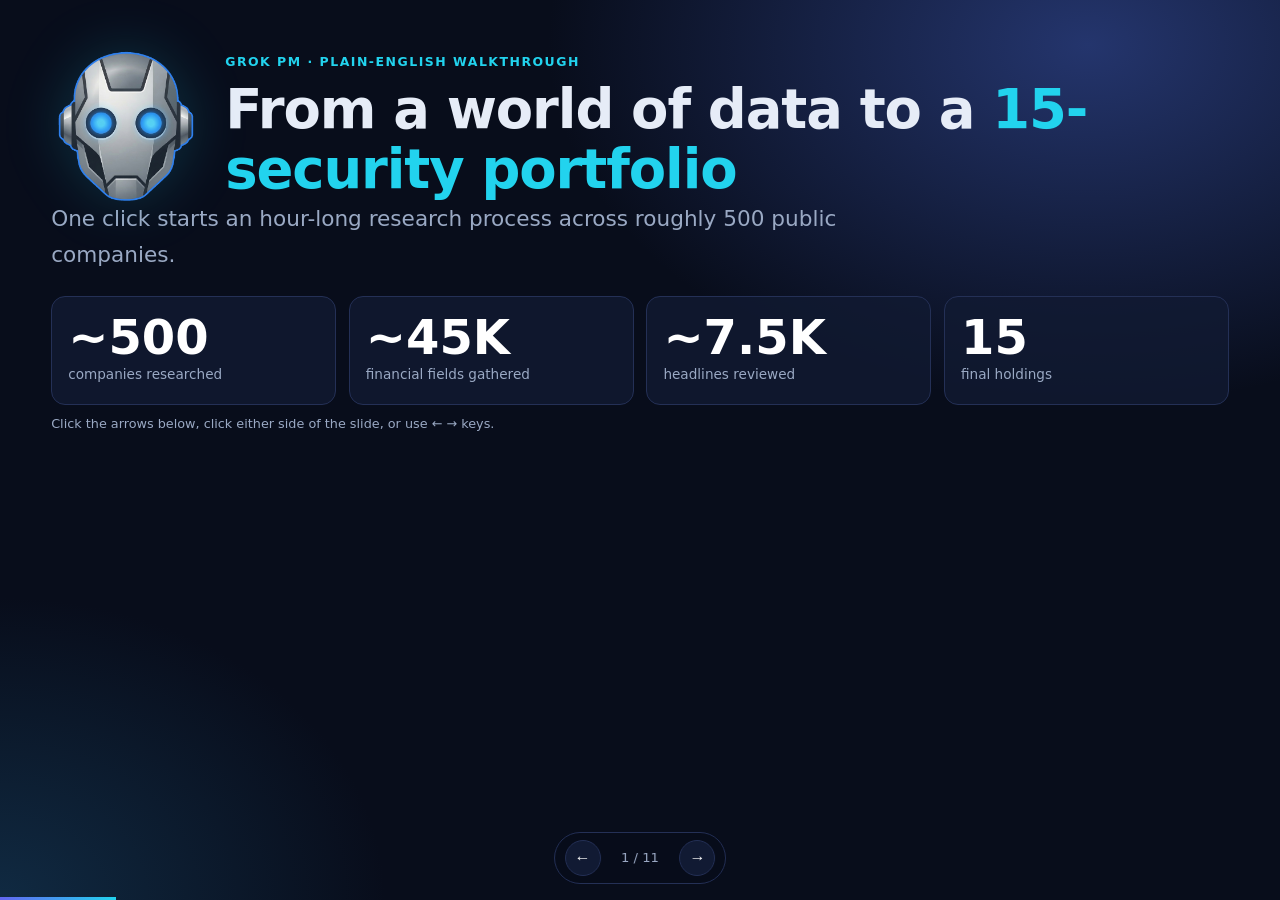
<file: static/explainer.html>
<!DOCTYPE html>
<html lang="en">
<head>
<meta charset="UTF-8" />
<meta name="viewport" content="width=device-width, initial-scale=1.0" />
<title>Grok PM — A Plain-English Walkthrough</title>
<link rel="icon" href="favicon.ico?v=2" type="image/x-icon" sizes="any" />
<style>
  :root{
    --bg:#0b1020; --surface:#111a33; --surface2:#172244;
    --text:#e6ecf7; --muted:#9aa9c4; --accent:#6366f1; --accent2:#22d3ee;
    --green:#34d399; --amber:#fbbf24; --rose:#fb7185; --border:#243056;
    --code-bg:#0a0f1f;
  }
  *{box-sizing:border-box;margin:0;padding:0}
  html{scroll-behavior:smooth}
  body{
    font-family:"Segoe UI",system-ui,-apple-system,"Helvetica Neue",Arial,sans-serif;
    background:radial-gradient(1200px 800px at 80% -10%,#1b2550 0%,transparent 60%),
               radial-gradient(900px 700px at -10% 20%,#10203a 0%,transparent 55%),
               var(--bg);
    color:var(--text); line-height:1.65;
  }
  .deck{max-width:1180px;margin:0 auto;padding:2.5rem 1.5rem 6rem}
  section{padding:2.5rem 0; border-bottom:1px solid var(--border)}
  section:last-of-type{border-bottom:none}
  h1{font-size:clamp(2.2rem,5vw,3.4rem);font-weight:800;letter-spacing:-0.02em;line-height:1.1}
  h2{font-size:clamp(1.6rem,3vw,2.2rem);font-weight:700;margin-bottom:.4rem;letter-spacing:-0.01em}
  h3{font-size:1.15rem;color:#cdd9f0;margin:1.2rem 0 .5rem}
  p{color:#cdd9f0}
  .lead{font-size:1.15rem;color:var(--muted);max-width:760px}
  .muted{color:var(--muted)}
  .accent{color:var(--accent2)}
  .green{color:var(--green)} .amber{color:var(--amber)} .rose{color:var(--rose)}
  code{background:var(--code-bg);border:1px solid var(--border);padding:.1rem .4rem;border-radius:5px;font-family:ui-monospace,Consolas,monospace;font-size:.85em;color:var(--accent2)}
  a{color:var(--accent2);text-decoration:none} a:hover{text-decoration:underline}

  .hero{padding:3.5rem 0 2rem;border-bottom:1px solid var(--border)}
  .hero-brand{display:flex;align-items:center;gap:1.25rem;margin-bottom:1.25rem}
  .hero-logo{border-radius:18px;border:1px solid var(--border);background:#0e1733;flex:0 0 auto;width:84px;height:84px}
  .hero-brand .pill{margin-bottom:0}
  @media(max-width:560px){.hero-brand{flex-direction:column;align-items:flex-start;gap:.75rem}.hero-logo{width:64px;height:64px}}
  .pill{display:inline-block;background:linear-gradient(90deg,#1e2a55,#24366d);color:var(--accent2);padding:.35rem .85rem;border-radius:999px;font-size:.8rem;letter-spacing:.04em;text-transform:uppercase;margin-bottom:1rem;border:1px solid var(--border)}
  .hero-grid{display:grid;grid-template-columns:1.4fr 1fr;gap:2rem;align-items:center;margin-top:1.5rem}
  @media(max-width:860px){.hero-grid{grid-template-columns:1fr}}
  .hero-stats{display:grid;grid-template-columns:repeat(2,1fr);gap:.75rem}
  .stat{background:var(--surface);border:1px solid var(--border);border-radius:14px;padding:1rem 1.1rem}
  .stat .num{font-size:1.8rem;font-weight:800;color:#fff;line-height:1}
  .stat .lbl{color:var(--muted);font-size:.85rem;margin-top:.25rem}

  nav.toc{display:flex;flex-wrap:wrap;gap:.5rem;margin:1.5rem 0 0}
  nav.toc a{color:var(--accent2);border:1px solid var(--border);background:var(--surface);padding:.4rem .9rem;border-radius:8px;font-size:.9rem}
  nav.toc a:hover{background:var(--surface2);text-decoration:none}

  .grid{display:grid;gap:1rem;margin:1.25rem 0}
  .g2{grid-template-columns:repeat(2,1fr)}
  .g3{grid-template-columns:repeat(3,1fr)}
  .g4{grid-template-columns:repeat(4,1fr)}
  @media(max-width:860px){.g2,.g3,.g4{grid-template-columns:1fr}}
  .card{background:var(--surface);border:1px solid var(--border);border-radius:14px;padding:1.2rem 1.25rem}
  .card h3{margin-top:0}
  .card .big{font-size:2rem;font-weight:800;color:#fff;line-height:1}
  .card .sub{color:var(--muted);font-size:.9rem;margin-top:.3rem}
  .card.accent{border-color:var(--accent)} .card.green{border-color:var(--green)}
  .card.amber{border-color:var(--amber)} .card.rose{border-color:var(--rose)}

  .steps{display:grid;grid-template-columns:repeat(5,1fr);gap:.6rem;margin:1.5rem 0}
  @media(max-width:980px){.steps{grid-template-columns:repeat(2,1fr)}}
  @media(max-width:560px){.steps{grid-template-columns:1fr}}
  .step{background:linear-gradient(180deg,#16224a,#101a3a);border:1px solid var(--border);border-radius:12px;padding:1rem;position:relative;overflow:hidden}
  .step .n{position:absolute;top:.5rem;right:.75rem;font-size:2.4rem;font-weight:800;color:#1c2a55;letter-spacing:-.04em}
  .step .t{font-weight:700;color:#fff;font-size:1rem}
  .step .d{color:var(--muted);font-size:.82rem;margin-top:.25rem}

  .flow{background:var(--code-bg);border:1px solid var(--border);border-radius:14px;padding:1.5rem;overflow-x:auto;font-family:ui-monospace,Consolas,monospace;font-size:.8rem;line-height:1.55;color:#9fb2d6;white-space:pre}
  .flow .hl{color:var(--accent2)} .flow .ok{color:var(--green)} .flow .warn{color:var(--amber)}

  .bignum{display:grid;grid-template-columns:repeat(4,1fr);gap:1rem;margin:1.5rem 0}
  @media(max-width:860px){.bignum{grid-template-columns:repeat(2,1fr)}}
  .bignum .b{background:var(--surface);border:1px solid var(--border);border-radius:14px;padding:1.4rem;text-align:center}
  .bignum .b .v{font-size:2.6rem;font-weight:800;color:#fff;line-height:1}
  .bignum .b .l{color:var(--muted);font-size:.85rem;margin-top:.4rem}

  .bar{height:14px;background:#0a1226;border:1px solid var(--border);border-radius:999px;overflow:hidden;margin:.4rem 0 1rem}
  .bar > i{display:block;height:100%;width:0;background:linear-gradient(90deg,var(--accent),var(--accent2));border-radius:999px;transition:width 1.6s cubic-bezier(.2,.7,.2,1)}
  .bar.green > i{background:linear-gradient(90deg,#0e7a4f,var(--green))}
  .bar.amber > i{background:linear-gradient(90deg,#a96a13,var(--amber))}
  .bar.rose > i{background:linear-gradient(90deg,#9d2a44,var(--rose))}

  .analogy{background:linear-gradient(135deg,#15224d,#0e1733);border:1px solid var(--accent);border-radius:16px;padding:1.6rem;margin:1.25rem 0}
  .analogy .tag{display:inline-block;color:#0b1020;background:var(--accent2);font-weight:700;font-size:.7rem;letter-spacing:.08em;text-transform:uppercase;padding:.2rem .6rem;border-radius:999px;margin-bottom:.6rem}

  table{width:100%;border-collapse:collapse;margin:1rem 0;font-size:.92rem}
  th,td{border:1px solid var(--border);padding:.6rem .75rem;text-align:left}
  th{background:var(--surface2);color:#fff} td{color:#cdd9f0}
  tr:nth-child(even) td{background:#0e1733}

  dl.gloss{display:grid;grid-template-columns:220px 1fr;gap:.6rem 1rem;margin:1rem 0}
  @media(max-width:720px){dl.gloss{grid-template-columns:1fr}}
  dl.gloss dt{color:#fff;font-weight:600} dl.gloss dd{color:var(--muted)}

  .callout{border-left:4px solid var(--accent2);background:#0e1830;padding:1rem 1.2rem;border-radius:0 12px 12px 0;margin:1.2rem 0}
  .callout.warn{border-left-color:var(--amber)} .callout.bad{border-left-color:var(--rose)}

  .port-preview{border:1px solid var(--border);border-radius:14px;overflow:hidden;margin:1.25rem 0}
  .port-preview table{margin:0;border:none}
  .port-preview th{background:#172244}
  .port-preview td,.port-preview th{border:none;border-bottom:1px solid var(--border)}
  .port-preview tr:last-child td{border-bottom:none}
  .wbar{display:inline-block;height:8px;background:linear-gradient(90deg,var(--accent),var(--accent2));border-radius:999px;vertical-align:middle;margin-right:.4rem}

  footer{text-align:center;color:var(--muted);font-size:.85rem;padding:2.5rem 0 0;border-top:1px solid var(--border);margin-top:2rem}

  @media print{ body{background:#fff;color:#000} .bar > i{transition:none} section{break-inside:avoid} }
</style>
<link rel="stylesheet" href="explainer-slides.css" />
</head>
<body>
<div class="deck">

  <!-- ===================== HERO ===================== -->
  <header class="hero">
    <div class="hero-brand">
      <img class="hero-logo" src="grok-logo.png" alt="Grok PM logo" width="84" height="84" />
      <div>
        <span class="pill">Plain-English walkthrough</span>
        <h1>How Grok PM builds a <span class="accent">15-investment portfolio</span> from scratch</h1>
      </div>
    </div>
    <p class="lead">No coding, no AI jargon required. This page walks through everything the app does in a single month &mdash; the data it gathers, the conversations it has with the AI, the time it takes, and what it costs &mdash; to produce one short portfolio table you could act on in a few minutes.</p>

    <div class="hero-grid">
      <div>
        <div class="hero-stats">
          <div class="stat"><div class="num" data-count="505">0</div><div class="lbl">AI conversations per full run</div></div>
          <div class="stat"><div class="num" data-count="75" data-suffix=" min">0</div><div class="lbl">Typical wall-clock time</div></div>
          <div class="stat"><div class="num" data-prefix="$" data-count="3" data-suffix="+">0</div><div class="lbl">Cost in AI usage</div></div>
          <div class="stat"><div class="num" data-count="500">0</div><div class="lbl">Companies analyzed</div></div>
        </div>
      </div>
      <div class="card accent">
        <h3 style="margin-top:0">The end product</h3>
        <p class="muted" style="margin:.5rem 0">A 15-row table, one per holding, with how much to put in each and why:</p>
        <div class="port-preview">
          <table>
            <thead><tr><th>Weight</th><th>Holding</th><th>Type</th><th>Why it's here</th></tr></thead>
            <tbody>
              <tr><td><span class="wbar" style="width:48px"></span>8%</td><td>TJX</td><td>Stock</td><td>Off-price retail resilience</td></tr>
              <tr><td><span class="wbar" style="width:42px"></span>7%</td><td>XLV</td><td>ETF</td><td>Defensive healthcare</td></tr>
              <tr><td><span class="wbar" style="width:42px"></span>7%</td><td>LLY</td><td>Stock</td><td>GLP-1 momentum</td></tr>
              <tr><td><span class="wbar" style="width:36px"></span>6%</td><td>AEP</td><td>Stock</td><td>Data-center power demand</td></tr>
              <tr><td colspan="4" class="muted" style="text-align:center">&hellip; 11 more rows &hellip;</td></tr>
            </tbody>
          </table>
        </div>
        <p class="muted" style="font-size:.85rem;margin-top:.5rem">Real sample from run 2026-07-07. Weights sum to 100%.</p>
      </div>
    </div>

    <nav class="toc">
      <a href="#what">What is this?</a>
      <a href="#jargon">The 3 words you need</a>
      <a href="#steps">The 5 steps</a>
      <a href="#data">The data flood</a>
      <a href="#ai">The AI's job</a>
      <a href="#cost">Time &amp; cost</a>
      <a href="#output">What you actually get</a>
      <a href="#glossary">Glossary</a>
    </nav>
  </header>

  <!-- ===================== WHAT ===================== -->
  <section id="what">
    <h2>What is Grok PM?</h2>
    <p class="lead">A small program you run on your own computer. Once a month you click a button, walk away, and roughly an hour later you have a researched 15-investment portfolio for the coming month &mdash; the kind of work a human analyst team might take days to produce.</p>
    <div class="grid g3">
      <div class="card"><h3>It is not</h3><p class="muted">A trading bot. It does not buy or sell anything, does not connect to a brokerage, and does not touch your money. It only produces research and a suggested allocation.</p></div>
      <div class="card"><h3>It is</h3><p class="muted">An automated research assistant. It gathers public data, asks an AI (Grok, from xAI) to read and reason over that data hundreds of times, and assembles the answers into one portfolio.</p></div>
      <div class="card"><h3>Why "monthly"</h3><p class="muted">The output is a portfolio you would hold for one month, then re-run and rebalance. Markets move fast enough that a fresh read each month beats a stale annual plan.</p></div>
    </div>
    <div class="callout">Think of it as <strong>one analyst, working for about an hour, who reads ~500 company dossiers and the whole macro backdrop</strong> &mdash; then writes you a one-page recommendation. The difference is that the "reading" is done by an AI model, and the app handles the legwork of gathering every dossier.</div>
  </section>

  <!-- ===================== JARGON ===================== -->
  <section id="jargon">
    <h2>The three words you actually need</h2>
    <p class="lead">You do not need to know what a "token" or a "prompt" is to follow this. But three words make the rest easier:</p>
    <div class="grid g3">
      <div class="card accent">
        <h3>1. API <span class="muted" style="font-weight:400">(&ldquo;ay-pee-eye&rdquo;)</span></h3>
        <p class="muted">A door a service leaves open so programs can talk to it. The app uses three doors: one to <strong>Stock News</strong> (news headlines), one to <strong>Wikipedia</strong> (current events), and one to <strong>Grok</strong> (the AI). Each "knock" on a door is one request.</p>
      </div>
      <div class="card accent">
        <h3>2. Prompt</h3>
        <p class="muted">A written instruction handed to the AI. The app has a few reusable instruction templates. Each time it fills one in with real data and hands the finished text to Grok. Grok reads it and writes a reply.</p>
      </div>
      <div class="card accent">
        <h3>3. Token</h3>
        <p class="muted">Roughly a fragment of a word. The AI bills by the fragment &mdash; a few cents per thousand fragments. A long company dossier is a few thousand fragments; a short reply is a few hundred. The app tracks the running bill as it goes.</p>
      </div>
    </div>
    <div class="analogy">
      <span class="tag">Analogy</span>
      <p>Imagine a chef who can only cook from a written order slip. You write <em>"here are 90 ingredients and 15 news clippings about this company &mdash; score it 1&ndash;100 and explain"</em>. The chef reads the slip, cooks up a one-page report, and sends it back. You do this 500 times with 500 different slips, then one final big slip: <em>"here are my best 35 companies and the macro outlook &mdash; build me a 15-item menu."</em> That is the whole app.</p>
    </div>
  </section>

  <!-- ===================== STEPS ===================== -->
  <section id="steps">
    <h2>The five steps, end to end</h2>
    <p class="lead">Every full run follows this exact path. Steps 1 and 2 happen once; step 3 repeats ~500 times in parallel; steps 4 and 5 happen once at the end.</p>

    <div class="steps">
      <div class="step"><span class="n">1</span><div class="t">Gather macro news</div><div class="d">Pull a week of market news + Wikipedia context</div></div>
      <div class="step"><span class="n">2</span><div class="t">Write the macro report</div><div class="d">Grok reads the news and forecasts the next 3 months</div></div>
      <div class="step"><span class="n">3</span><div class="t">Score every company</div><div class="d">~500 Grok calls, one per S&amp;P 500 firm</div></div>
      <div class="step"><span class="n">4</span><div class="t">Pick the finalists</div><div class="d">Local sort &mdash; no AI &mdash; top 30 + diversified ~35</div></div>
      <div class="step"><span class="n">5</span><div class="t">Build the portfolio</div><div class="d">One final Grok call turns finalists into 15 holdings</div></div>
    </div>

    <h3>Step 1 &mdash; Gather the macro news (seconds)</h3>
    <div class="grid g3">
      <div class="card"><div class="big">25</div><div class="sub">market news articles pulled from Stock News API (1 request)</div></div>
      <div class="card"><div class="big">~3</div><div class="sub">Wikipedia pages read (2026, 2025 &amp; 2026 in the United States)</div></div>
      <div class="card"><div class="big">0</div><div class="sub">AI calls yet &mdash; this step is pure data fetching</div></div>
    </div>
    <p class="muted">The app stitches these into one big "here is what is happening in the world" text block and saves it.</p>

    <h3>Step 2 &mdash; Write the macro report (1 AI call, ~1&ndash;2 min)</h3>
    <p>The app hands that text block to Grok and asks for a three-month US economic timeline plus a forecast table (interest rates, inflation, tariffs, jobs). Grok is also allowed to <strong>search the live web and X</strong> while it writes, so the report is not just a summary of the news &mdash; it can pull in fresh events.</p>
    <div class="callout">This single report is saved and <strong>reused by every later step</strong>. It is the shared "macro backdrop" the AI keeps in mind when scoring and allocating.</div>

    <h3>Step 3 &mdash; Score every S&amp;P 500 company (~500 AI calls, most of the run)</h3>
    <p>This is the bulk of the work. For each of roughly 500 companies, the app:</p>
    <div class="flow">For each ticker in the S&amp;P 500 (largest market-cap first):
  <span class="hl">1.</span> Yahoo Finance  &rarr;  ~90 financial fields (price, P/E, margins, debt, cash, growth&hellip;)
  <span class="hl">2.</span> Stock News API &rarr;  ~15 recent headlines for that company (1 request)
  <span class="hl">3.</span> Build a single instruction slip:
       &ldquo;Here is the financials and news for X. Score it 1&ndash;100
        on stand-alone quality. Do NOT factor in the macro economy.&rdquo;
  <span class="hl">4.</span> Grok reads it and writes a short report + a score
  <span class="ok">5.</span> Save the report + score to disk (checkpoint)
       &mdash; if the run crashes here, this company is skipped on resume.</div>
    <div class="grid g4">
      <div class="card"><div class="big">~500</div><div class="sub">AI calls</div></div>
      <div class="card"><div class="big">8</div><div class="sub">at a time (concurrency)</div></div>
      <div class="card"><div class="big">~90</div><div class="sub">financial fields per company</div></div>
      <div class="card"><div class="big">~15</div><div class="sub">news headlines per company</div></div>
    </div>
    <div class="callout warn"><strong>Why no macro in the score?</strong> The app wants each score to reflect the <em>company itself</em> &mdash; its financials, valuation, momentum, news &mdash; not whether the AI thinks a recession is coming. The macro view is applied later, once, at allocation. This keeps the ranking from being biased by one forecast.</div>

    <h3>Step 4 &mdash; Pick the finalists (no AI, instant)</h3>
    <p>The app sorts all scored companies by score, highest first. From that ranked list it builds two buckets:</p>
    <div class="grid g2">
      <div class="card green"><h3 style="margin-top:0">Top 30</h3><p class="muted">The 30 highest-scoring firms. Saved for display in the dashboard's firm-scores table.</p></div>
      <div class="card green"><h3 style="margin-top:0">Allocation candidates (~35)</h3><p class="muted">A slightly wider, sector-diversified set &mdash; seeded with the best names under a per-sector cap of 5, then filled in so no single industry dominates. This is what Grok actually picks stocks from.</p></div>
    </div>
    <p class="muted">In <strong>compliance mode</strong> (optional), this step changes: only stocks above a market-cap floor (default $200B) are eligible, and the candidate list is a closed top-N. ETFs are still allowed but must be plain long-only funds &mdash; no inverse, leveraged, or volatility products.</p>

    <h3>Step 5 &mdash; Build the portfolio (1 AI call, ~1&ndash;2 min)</h3>
    <p>The app hands Grok two things at once: the full macro report from step 2, and the candidate company packets from step 4. Grok writes the final 15-row table with weight, instrument type, thesis, edge, and risk for each holding.</p>
    <div class="callout">In compliance mode, the generated table is then <strong>validated</strong> against the rules. If any holding breaks a rule, the app makes <em>one</em> extra AI call asking Grok to rewrite the table to fix the listed violations.</div>
  </section>

  <!-- ===================== DATA ===================== -->
  <section id="data">
    <h2>The data flood, by the numbers</h2>
    <p class="lead">To make one 15-row portfolio, the app pulls in a surprising amount of raw material. Here is what a full S&amp;P 500 run ingests:</p>

    <div class="bignum">
      <div class="b"><div class="v" data-count="45000">0</div><div class="l">financial data fields<br/>(~90 &times; ~500 firms)</div></div>
      <div class="b"><div class="v" data-count="7500">0</div><div class="l">company news headlines<br/>(~15 &times; ~500 firms)</div></div>
      <div class="b"><div class="v" data-count="25">0</div><div class="l">macro market news articles</div></div>
      <div class="b"><div class="v" data-count="3">0</div><div class="l">Wikipedia pages</div></div>
    </div>

    <h3>Where each piece comes from</h3>
    <table>
      <thead><tr><th>Source</th><th>What it gives us</th><th>How many requests</th><th>Costs money?</th></tr></thead>
      <tbody>
        <tr><td>Stock News API</td><td>Market news + per-company headlines</td><td>1 (macro) + ~500 (one per firm)</td><td>Yes &mdash; per request</td></tr>
        <tr><td>Wikipedia</td><td>Current-events / year pages</td><td>~3 page reads</td><td>No (free)</td></tr>
        <tr><td>Yahoo Finance</td><td>~90 financial fields per company + market caps</td><td>~500 local lookups</td><td>No (free, rate-limited)</td></tr>
        <tr><td>Grok (xAI)</td><td>Macro report, firm scores, portfolio</td><td>1 + ~500 + 1 (and maybe 1 correction)</td><td>Yes &mdash; per token</td></tr>
      </tbody>
    </table>

    <div class="callout warn"><strong>Stock News API is the other bill.</strong> It charges by the <em>request</em>, not by how many articles come back. A full run is roughly <strong>1 + 500 = 501 requests</strong>. Lowering "news articles per ticker" does <em>not</em> save Stock News quota &mdash; only "Max Tickers" (how many companies to score) does.</div>

    <h3>Visualizing the pull</h3>
    <p class="muted">Each bar below fills to show how much of the run that source represents:</p>

    <p class="muted" style="margin-bottom:0">Yahoo Finance &mdash; ~500 company financials</p>
    <div class="bar"><i data-pct="100"></i></div>
    <p class="muted" style="margin-bottom:0">Stock News API &mdash; ~501 requests (1 macro + 500 firms)</p>
    <div class="bar amber"><i data-pct="100"></i></div>
    <p class="muted" style="margin-bottom:0">Grok AI &mdash; ~502 conversations (1 macro + 500 firms + 1 portfolio)</p>
    <div class="bar rose"><i data-pct="100"></i></div>
    <p class="muted" style="margin-bottom:0">Wikipedia &mdash; 3 pages (tiny by comparison)</p>
    <div class="bar green"><i data-pct="2"></i></div>
  </section>

  <!-- ===================== AI ===================== -->
  <section id="ai">
    <h2>What the AI actually does</h2>
    <p class="lead">Grok is asked three different kinds of question in one run. Each has its own instruction template:</p>

    <div class="grid g3">
      <div class="card accent">
        <h3 style="margin-top:0">The macro question</h3>
        <p class="muted">Asked <strong>once</strong>. "Here is a week of news and Wikipedia context &mdash; plus you may search the web &mdash; forecast the next 3 months of US economics."</p>
        <p class="muted" style="margin-top:.5rem"><span class="accent">Output:</span> a multi-section report + a forecast table.</p>
      </div>
      <div class="card accent">
        <h3 style="margin-top:0">The firm question</h3>
        <p class="muted">Asked <strong>~500 times</strong>, once per company. "Here are 90 financial fields and 15 headlines for X &mdash; score it 1&ndash;100 on stand-alone quality. Ignore the macro."</p>
        <p class="muted" style="margin-top:.5rem"><span class="accent">Output:</span> a short report + a number.</p>
      </div>
      <div class="card accent">
        <h3 style="margin-top:0">The portfolio question</h3>
        <p class="muted">Asked <strong>once</strong> at the end. "Here is the macro report and my best ~35 firms &mdash; build a 15-asset portfolio to beat the S&amp;P 500 for the next month."</p>
        <p class="muted" style="margin-top:.5rem"><span class="accent">Output:</span> the 15-row table.</p>
      </div>
    </div>

    <h3>One firm reply, verbatim (shortened)</h3>
    <div class="flow">Investment Report:
Recent news highlights intense pressure on semiconductor equipment stocks&hellip;
Financials reflect trailing revenue at $29.02B, profit margins near 29.3%&hellip;
Valuations show a trailing P/E of 51.59 and forward of 33.34&hellip;
Economic outlook affecting the firm centers on July CPI and FOMC&hellip;
<span class="ok">Score: 52</span></div>
    <p class="muted">The app reads that last line with a simple pattern match. The number drives the ranking; the text is saved and reused at allocation.</p>
  </section>

  <!-- ===================== COST ===================== -->
  <section id="cost">
    <h2>Time &amp; cost &mdash; what a run actually takes</h2>
    <p class="lead">A full S&amp;P 500 run is a noticeable but not extravagant job. Here is the typical envelope from real runs:</p>

    <div class="bignum">
      <div class="b"><div class="v">20&ndash;40</div><div class="l">minutes of wall-clock time<br/>(older sample: ~75 min)</div></div>
      <div class="b"><div class="v" data-prefix="$" data-count="3" data-suffix="+">$0</div><div class="l">AI cost (xAI usage)</div></div>
      <div class="b"><div class="v">~505</div><div class="l">Grok conversations</div></div>
      <div class="b"><div class="v">~501</div><div class="l">Stock News API requests</div></div>
    </div>

    <h3>Where the time goes</h3>
    <p class="muted" style="margin-bottom:0">Step 3 (firm scoring) dominates &mdash; ~500 calls, 8 at a time:</p>
    <div class="bar"><i data-pct="90"></i></div>
    <p class="muted">Steps 1, 2, 4, and 5 combined are a small slice:</p>
    <div class="bar green"><i data-pct="10"></i></div>

    <h3>Where the money goes</h3>
    <p class="muted" style="margin-bottom:0">Grok tokens (the ~500 firm calls are the bulk):</p>
    <div class="bar rose"><i data-pct="95"></i></div>
    <p class="muted" style="margin-bottom:0">Stock News API requests (billed separately, by the request):</p>
    <div class="bar amber"><i data-pct="40"></i></div>

    <div class="grid g2">
      <div class="card amber">
        <h3 style="margin-top:0">Dialing it down</h3>
        <p class="muted">Set <strong>Max Tickers</strong> to, say, 50 and the run becomes ~51 Grok calls + ~51 Stock News requests &mdash; a few minutes and well under a dollar. Good for trying things out.</p>
      </div>
      <div class="card green">
        <h3 style="margin-top:0">Dialing it back up</h3>
        <p class="muted">A full 500-firm run is the real product. It is also resumable &mdash; if your laptop sleeps or the network drops, the next run skips every firm already scored and picks up where it left off.</p>
      </div>
    </div>

    <div class="callout"><strong>Portfolio-only reruns are nearly free.</strong> Once a run has scored firms, you can regenerate just the portfolio with new settings in <em>one</em> Grok call (or two, if compliance correction is needed) &mdash; no re-scoring, no Stock News calls.</div>
  </section>

  <!-- ===================== OUTPUT ===================== -->
  <section id="output">
    <h2>What you actually get back</h2>
    <p class="lead">After all that work, the deliverable is intentionally small &mdash; one table you can read in a minute:</p>

    <div class="port-preview">
      <table>
        <thead><tr><th>Weight</th><th>Instrument</th><th>Type</th><th>Thesis</th><th>Edge</th><th>Risk</th></tr></thead>
        <tbody>
          <tr><td>8%</td><td>TJX</td><td>Stock</td><td>Off-price retail resilience</td><td>Earnings beats, value rotation</td><td>Consumer slowdown</td></tr>
          <tr><td>7%</td><td>ROST</td><td>Stock</td><td>Value apparel demand</td><td>37% EPS growth</td><td>Inventory risk</td></tr>
          <tr><td>8%</td><td>XLU</td><td>ETF</td><td>Regulated utilities + data-center load</td><td>Low-beta defensive</td><td>Rate sensitivity</td></tr>
          <tr><td>6%</td><td>AEP</td><td>Stock</td><td>Data-center power demand</td><td>$78B capex plan</td><td>Regulatory</td></tr>
          <tr><td>7%</td><td>LLY</td><td>Stock</td><td>GLP-1 momentum</td><td>Oral pipeline</td><td>Competition</td></tr>
          <tr><td colspan="6" class="muted" style="text-align:center">&hellip; 10 more rows &mdash; weights sum to 100% &hellip;</td></tr>
        </tbody>
      </table>
    </div>

    <h3>Everything is saved</h3>
    <div class="grid g3">
      <div class="card"><h3 style="margin-top:0">The portfolio</h3><p class="muted">The 15-row table plus Grok's construction rationale.</p></div>
      <div class="card"><h3 style="margin-top:0">The macro report</h3><p class="muted">The full 3-month economic forecast used as the backdrop.</p></div>
      <div class="card"><h3 style="margin-top:0">Every firm report</h3><p class="muted">All ~500 company reports with scores &mdash; browsable in the Firm Scores table.</p></div>
    </div>
    <p class="muted">Each run is written to <code>runs/YYYY-MM/YYYY-MM-DD_HHMMSS/run.json</code> on your machine. The dashboard can load any past run, export the portfolio to a CSV, or print a PDF report. You can also star favorite runs to pin them to the top of the history list.</p>

    <div class="analogy">
      <span class="tag">The whole thing in one breath</span>
      <p>The app reads the world's news and an encyclopedia, writes a 3-month economic forecast, then reads ~90 financial numbers and ~15 headlines for each of ~500 companies, asks the AI to grade each one, picks the best ~35, and asks the AI one more time to fold all of that into a 15-row portfolio you can hold for a month. Roughly an hour, a few dollars, ~500 AI conversations, ~45,000 data points.</p>
    </div>
  </section>

  <!-- ===================== GLOSSARY ===================== -->
  <section id="glossary">
    <h2>Glossary &mdash; if you want the words</h2>
    <dl class="gloss">
      <dt>API</dt><dd>A door a service leaves open so programs can talk to it. "Calling an API" = knocking on that door with a request.</dd>
      <dt>Prompt</dt><dd>The written instruction handed to an AI, with real data filled in. The app has a few reusable templates.</dd>
      <dt>Token</dt><dd>A fragment of a word. AI models bill by the fragment &mdash; a few cents per thousand.</dd>
      <dt>Grok</dt><dd>The AI model from xAI. The app uses it via xAI directly or via OpenRouter.</dd>
      <dt>S&amp;P 500</dt><dd>The 500 largest US public companies by market value. The app's default universe to score.</dd>
      <dt>Market cap</dt><dd>Total value of a company's shares. Used to sort the universe (largest first) and as the compliance floor.</dd>
      <dt>Concurrency</dt><dd>How many AI calls happen at once. Default 8 &mdash; like 8 cashiers open at once instead of 1.</dd>
      <dt>Checkpoint</dt><dd>A saved snapshot of progress. Lets an interrupted run resume without redoing finished work.</dd>
      <dt>ETF</dt><dd>A fund that holds a basket of stocks or bonds and trades like one share. The portfolio can include these.</dd>
      <dt>Compliance mode</dt><dd>Optional setting that restricts stocks to a large-cap list and ETFs to plain long-only funds.</dd>
      <dt>SSE</dt><dd>Server-Sent Events &mdash; how the dashboard gets live progress updates as the run proceeds.</dd>
      <dt>Rebalance</dt><dd>Adjusting the portfolio back to target weights. This app's output is meant to be held one month, then re-run.</dd>
    </dl>
  </section>

<footer>Grok PM &middot; plain-English walkthrough &middot; open <code>static/explainer.html</code> in any browser</footer>
</div>
<script>
function animateCounts(){
  document.querySelectorAll('[data-count]').forEach(el=>{
    const target=+el.dataset.count, pre=el.dataset.prefix||'', suf=el.dataset.suffix||'';
    let cur=0; const step=target/60;
    const tick=()=>{ cur+=step; if(cur>=target){el.textContent=pre+target+suf;return;} el.textContent=pre+Math.floor(cur)+suf; requestAnimationFrame(tick); };
    tick();
  });
}
function animateBars(){
  document.querySelectorAll('.bar i[data-pct]').forEach(el=>{ el.style.width=el.dataset.pct+'%'; });
}
const io=new IntersectionObserver((ents)=>{
  ents.forEach(e=>{ if(e.isIntersecting){
    if(e.target.dataset.count) animateCounts();
    if(e.target.classList.contains('bar')) animateBars();
    io.unobserve(e.target);
  }});
},{threshold:.3});
window.addEventListener('load',()=>{
  document.querySelectorAll('[data-count]').forEach(el=>io.observe(el));
  document.querySelectorAll('.bar').forEach(el=>io.observe(el));
});
</script>
<script src="explainer-slides.js"></script>
</body>
</html>
</file>
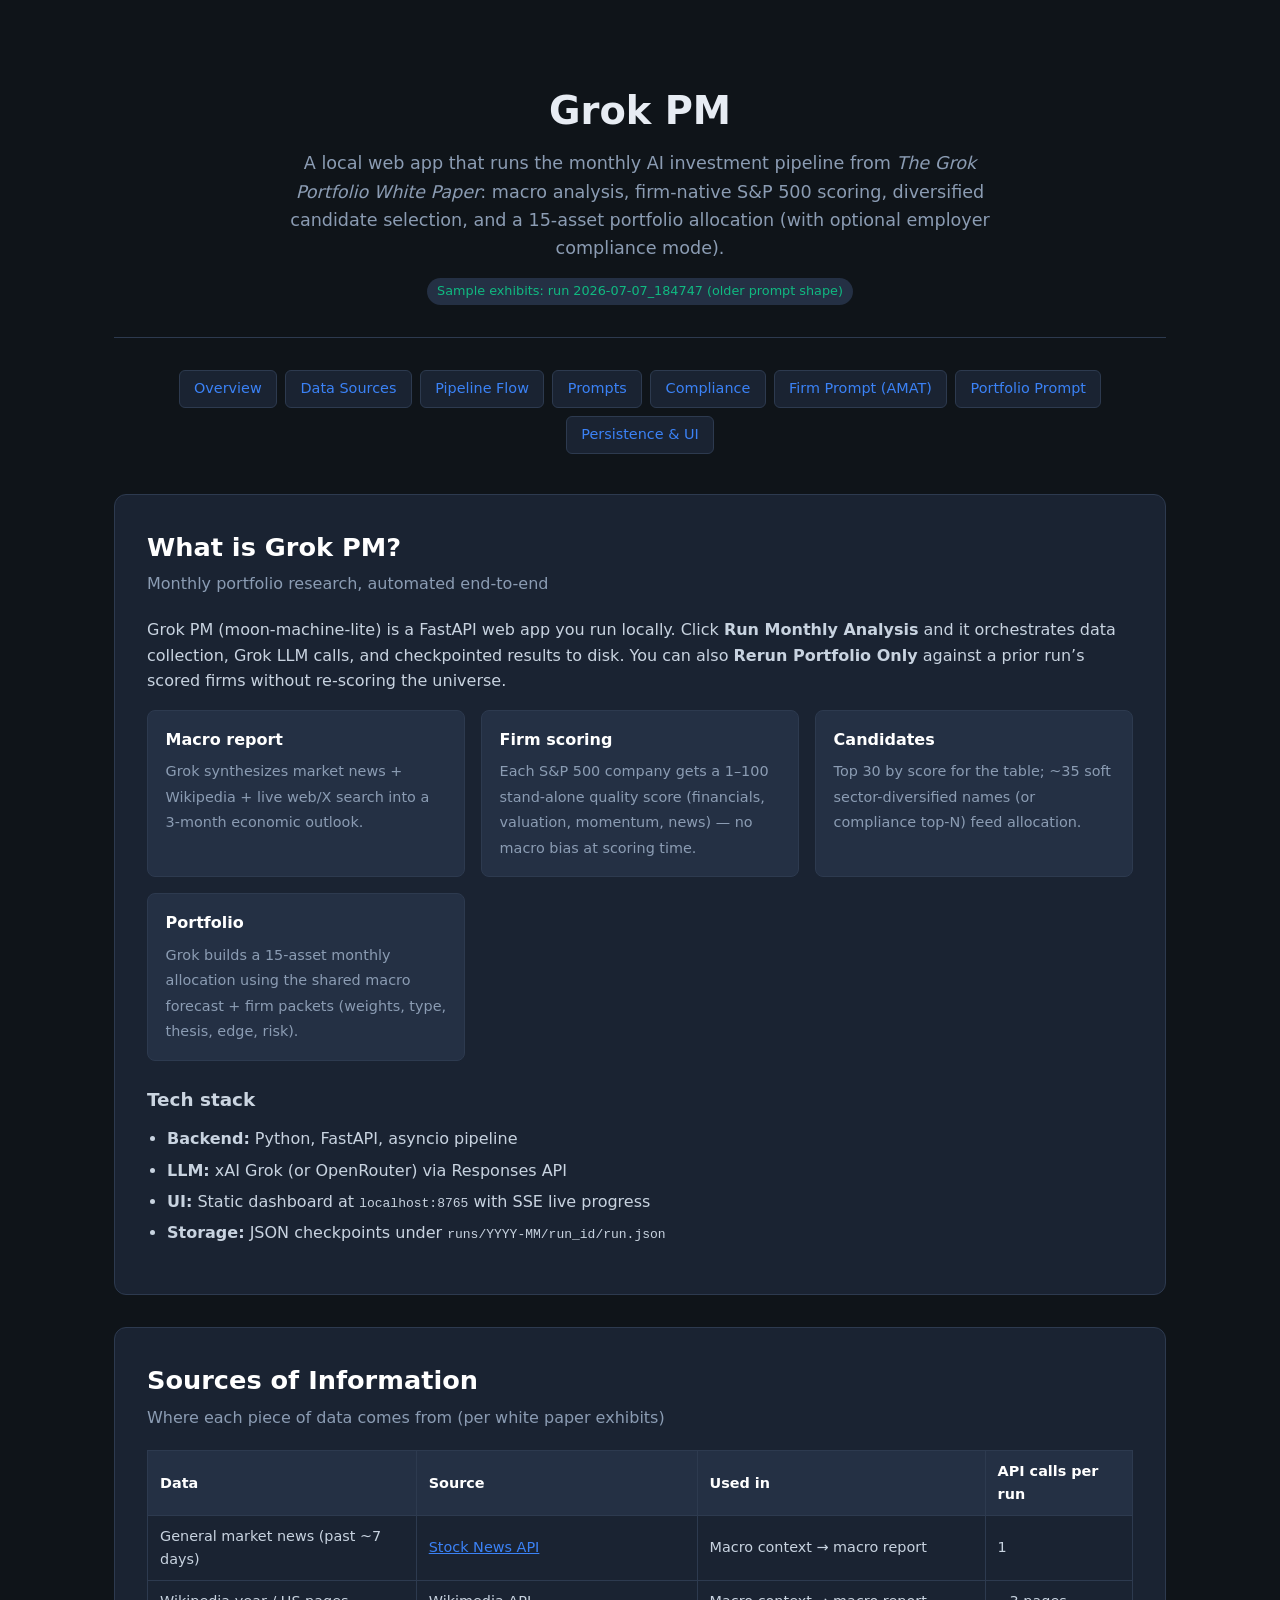
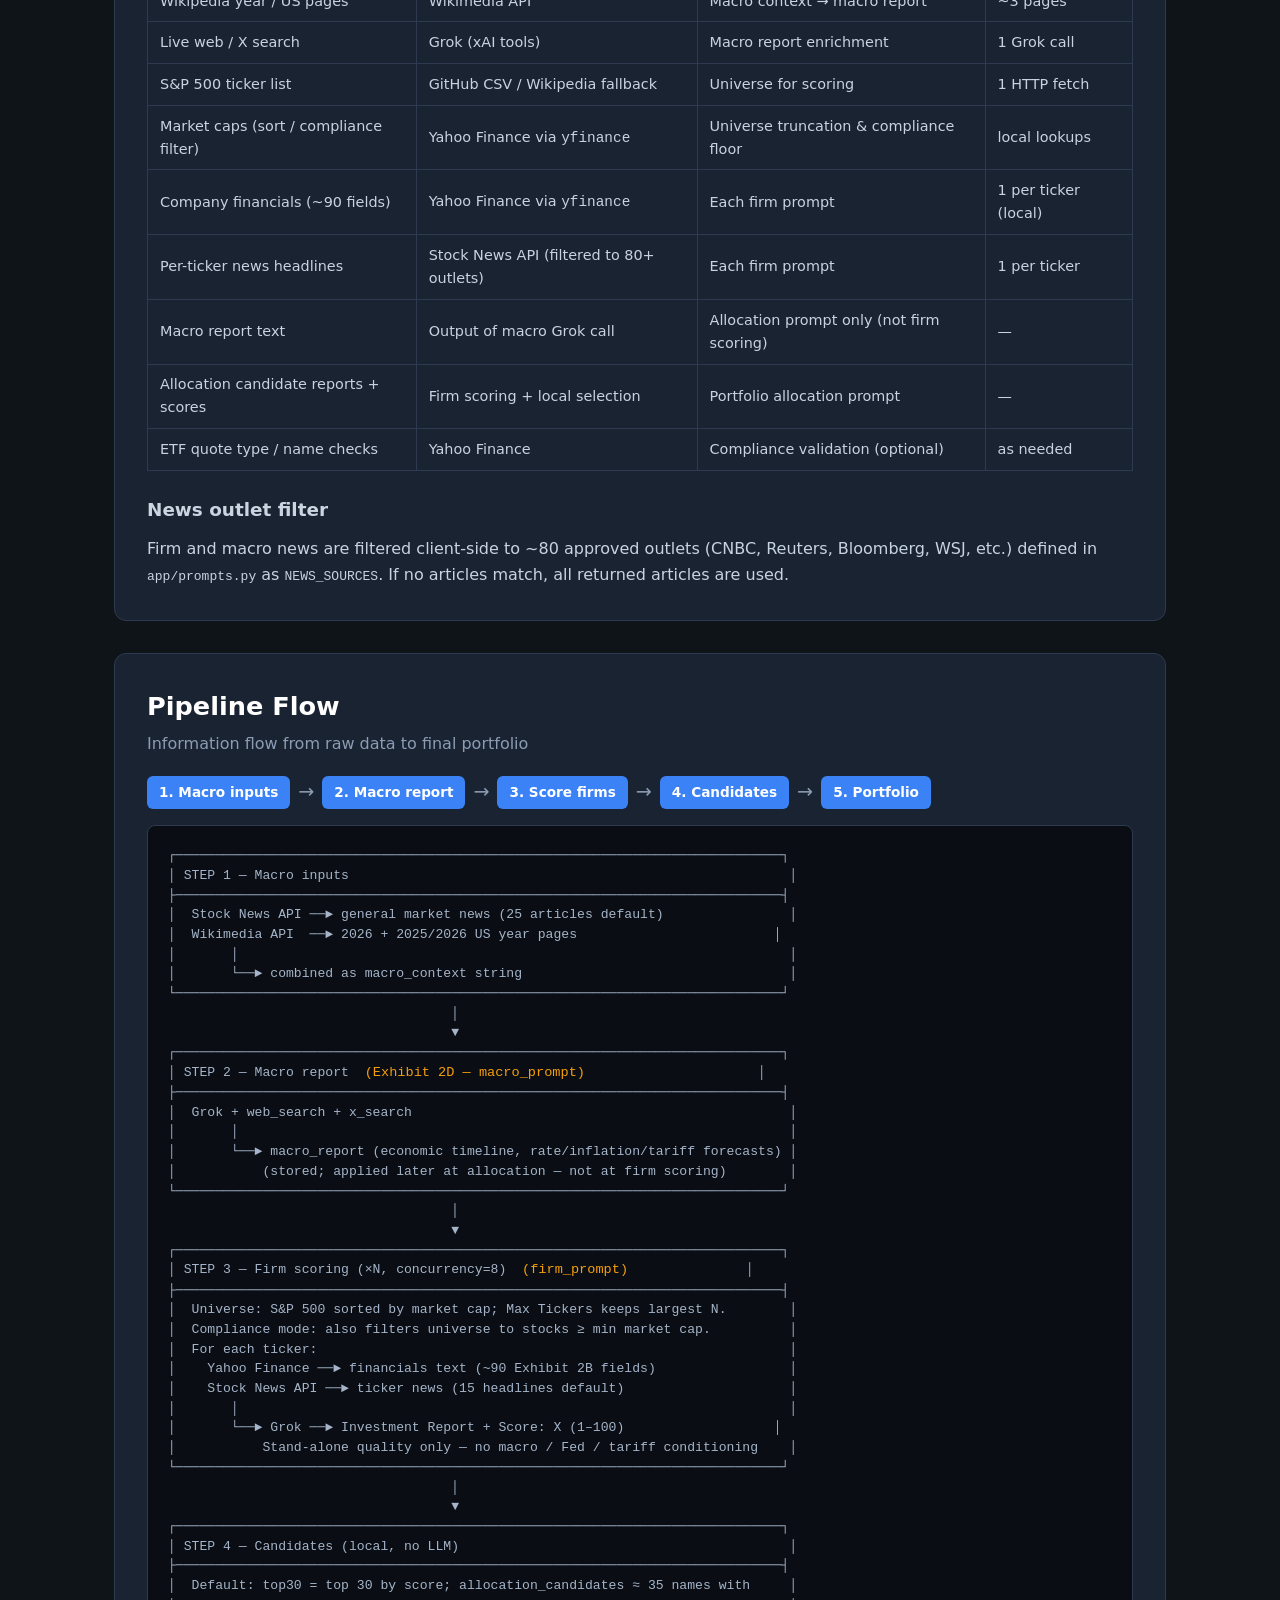
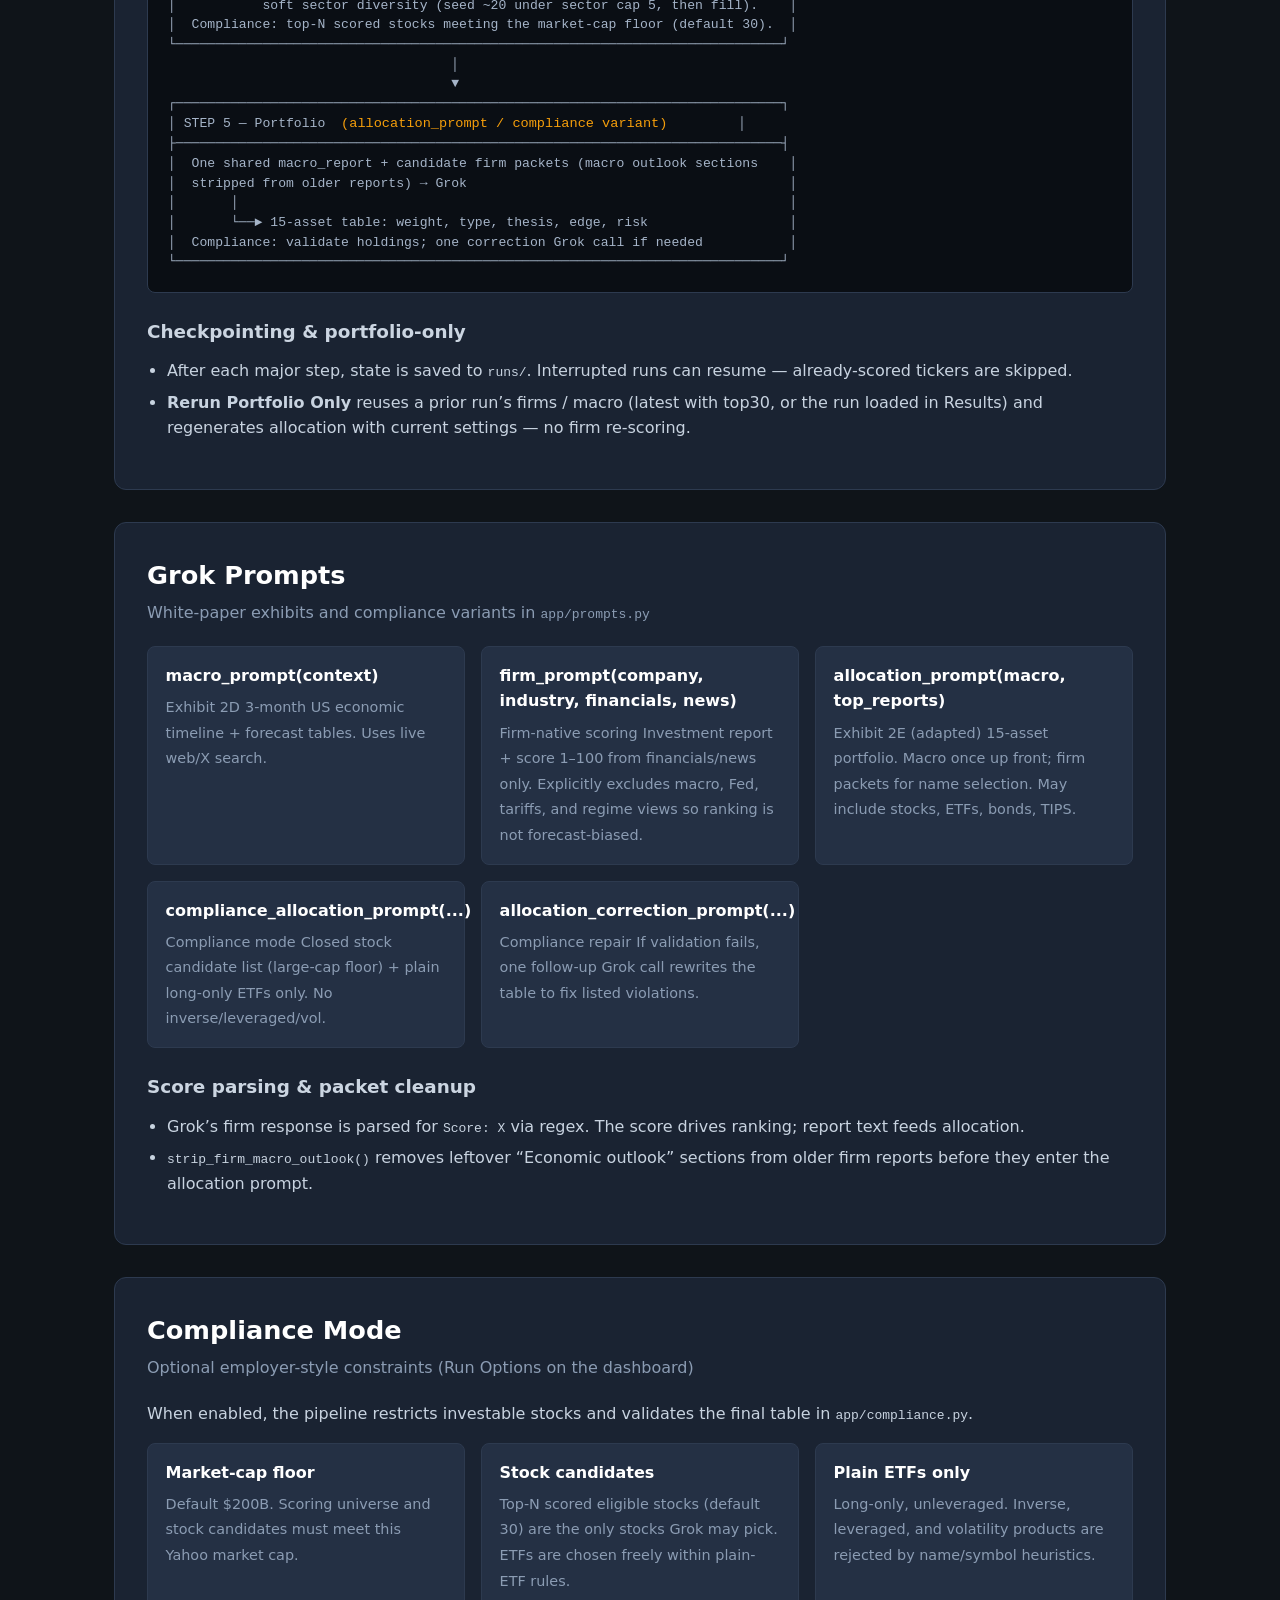
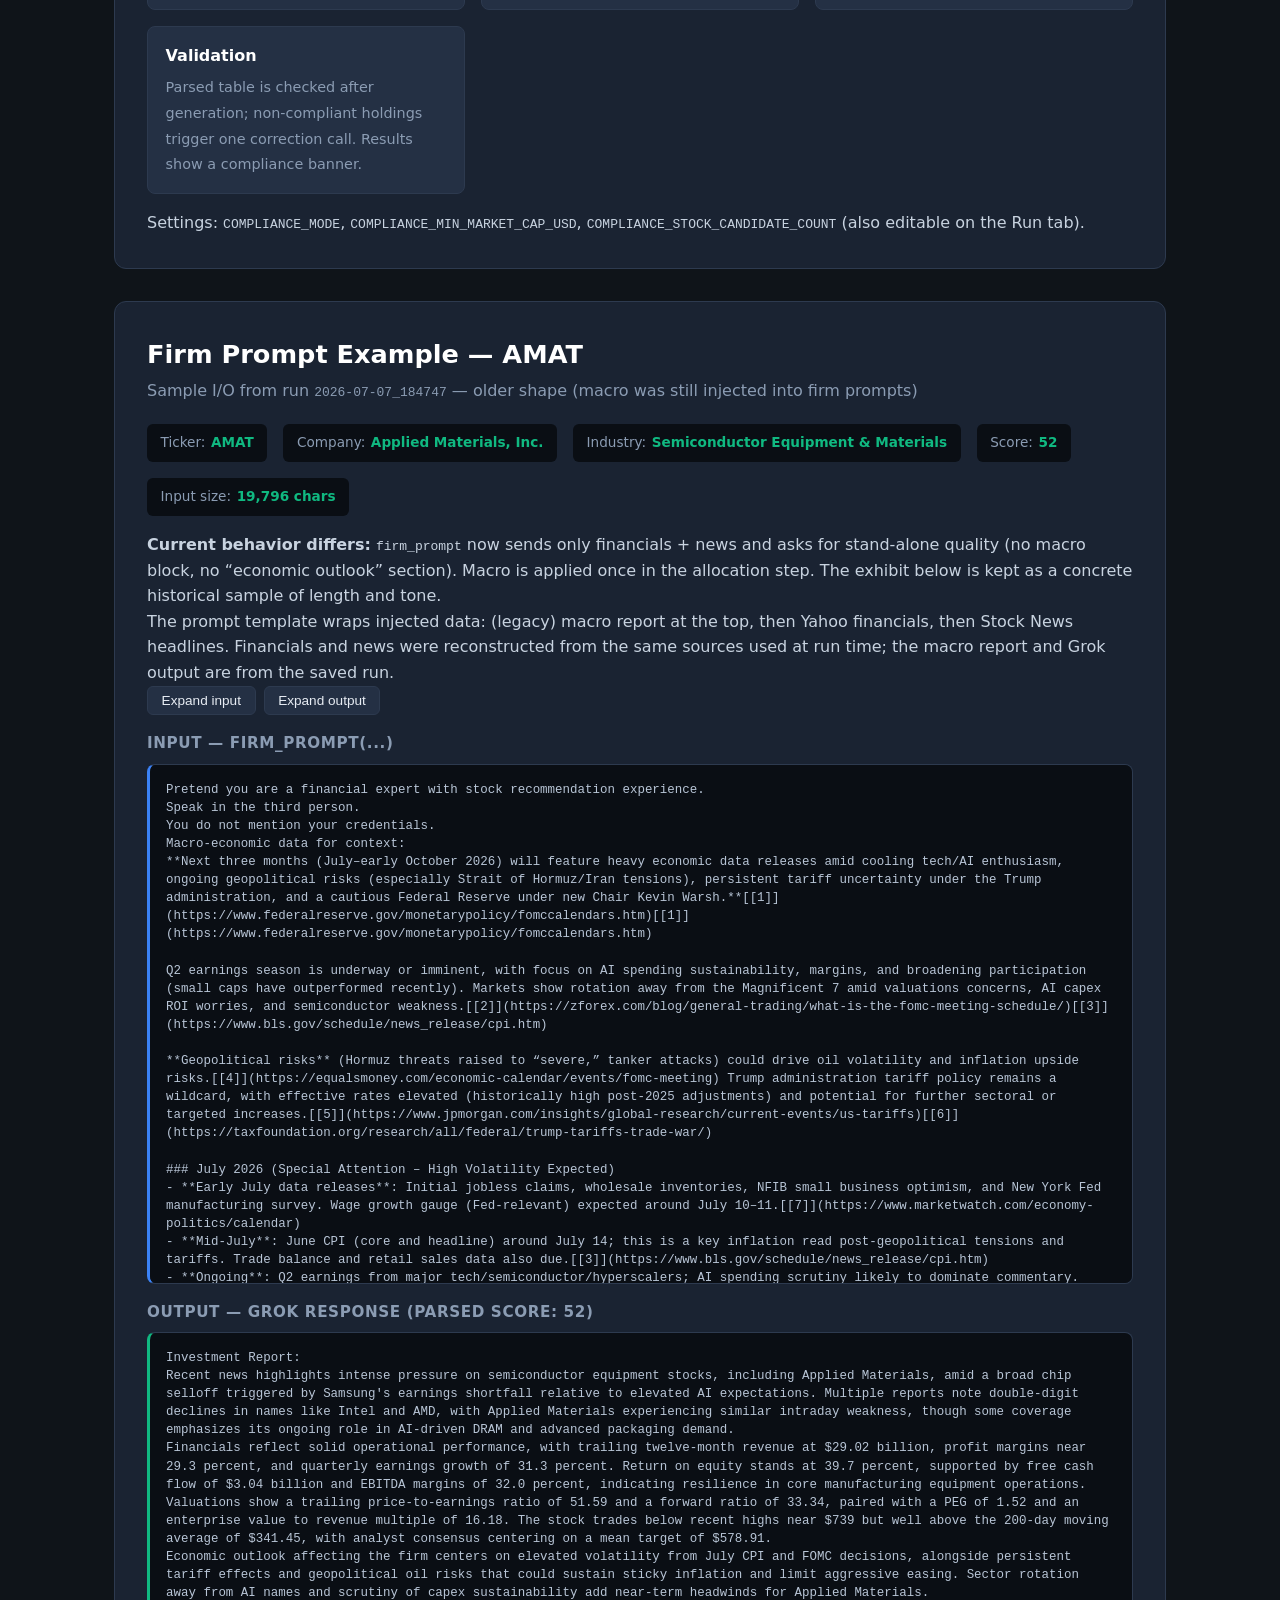
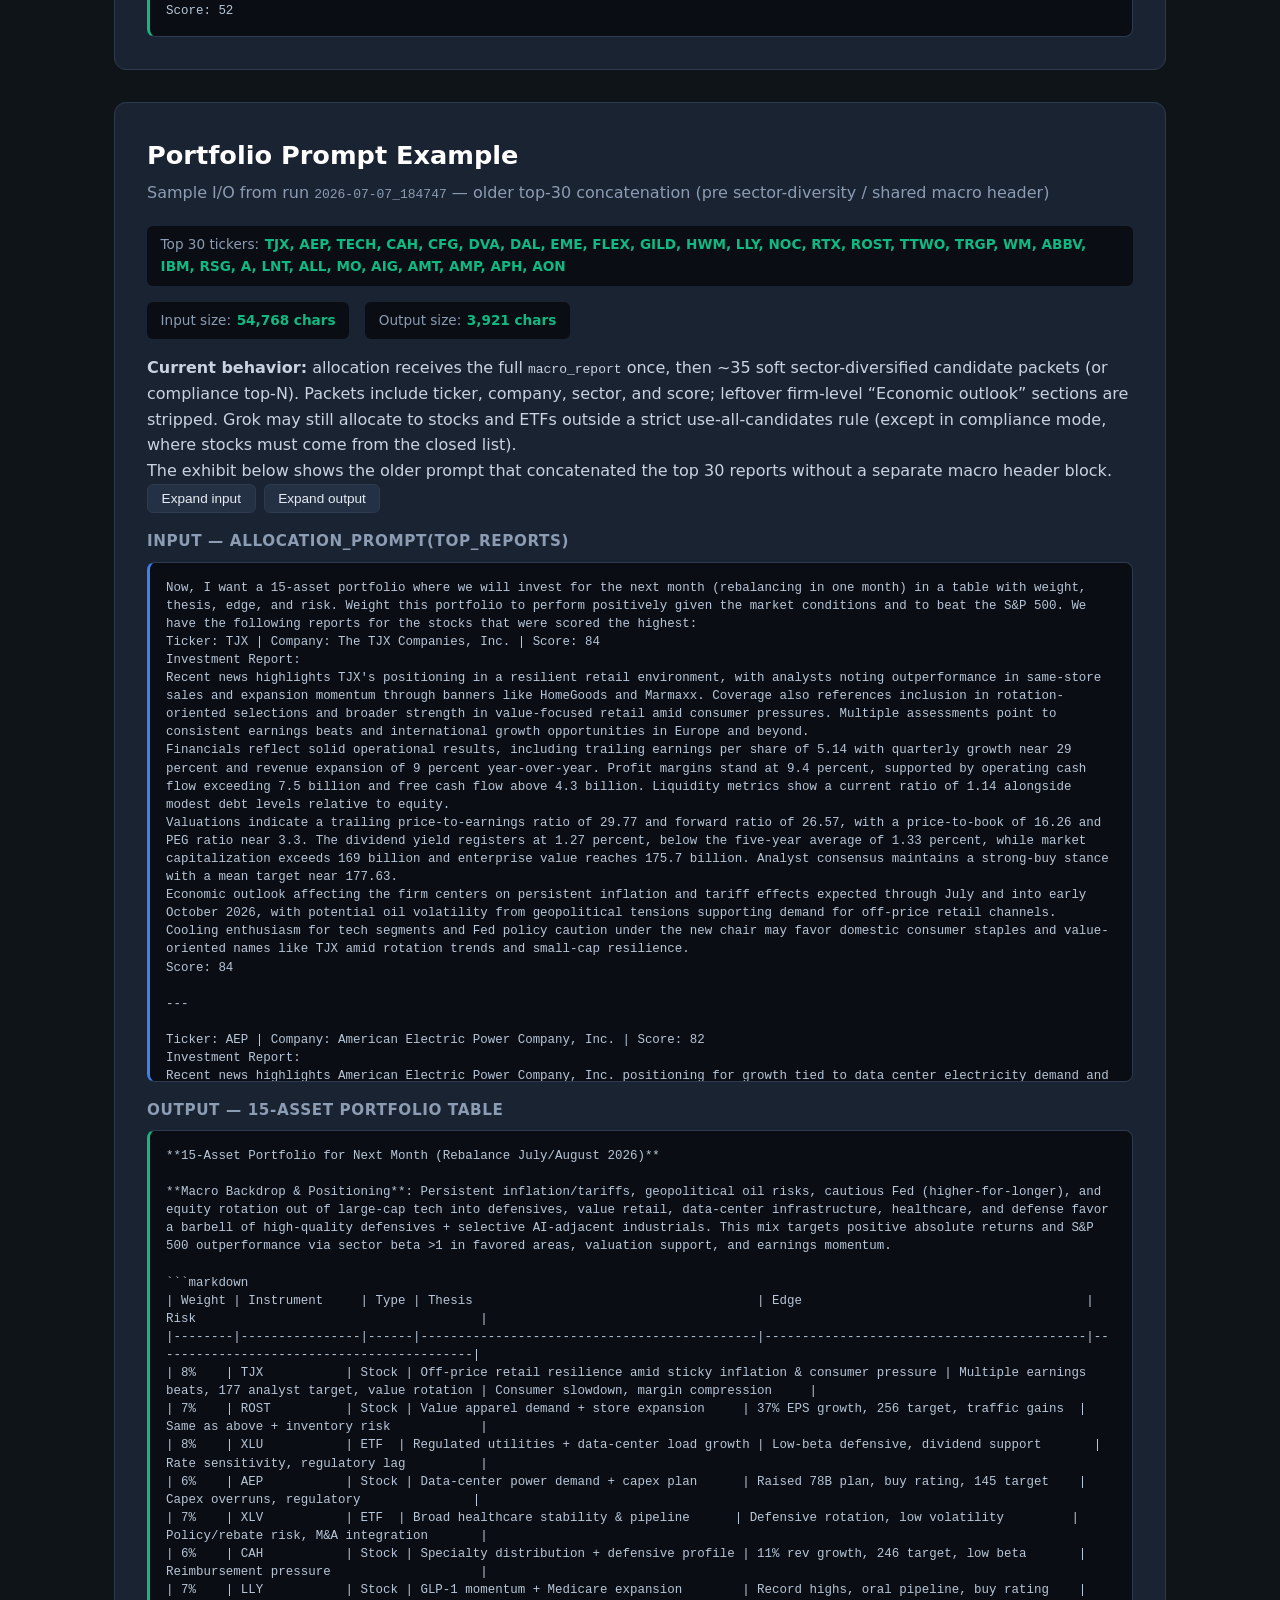
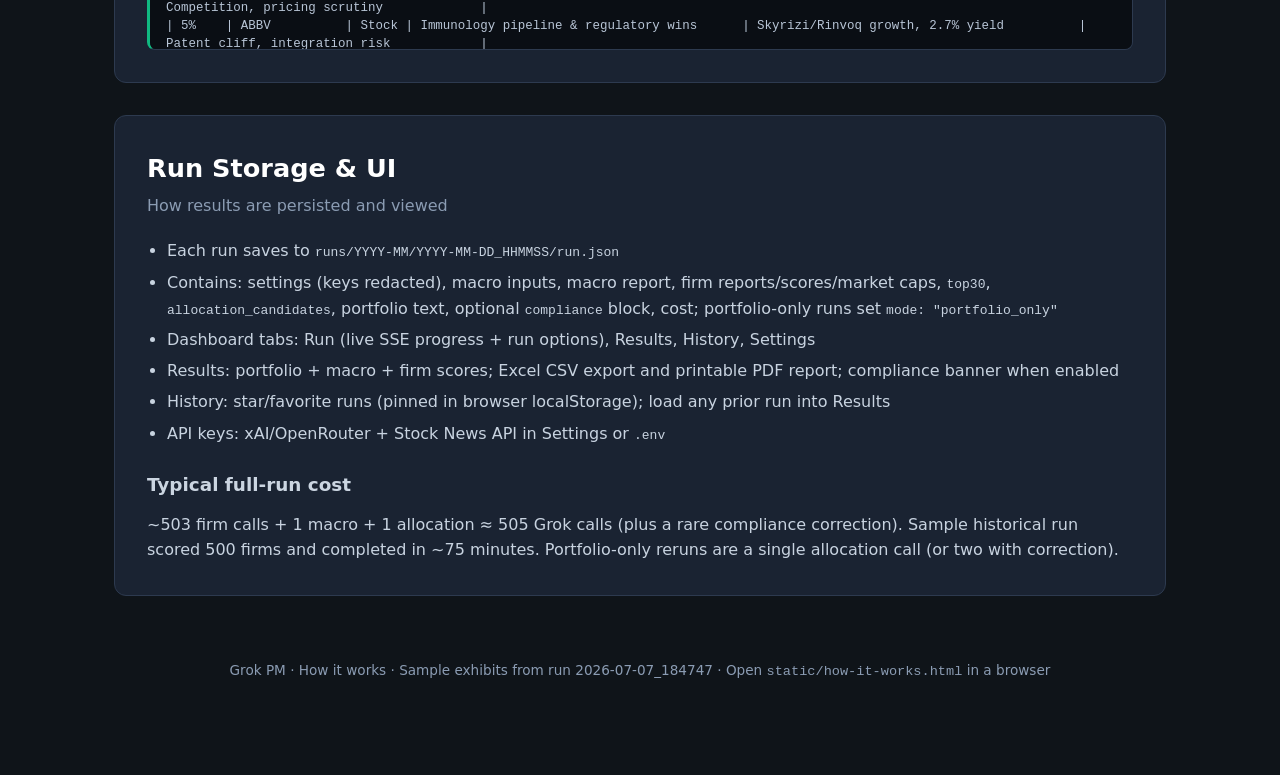
<file: static/how-it-works.html>
<!DOCTYPE html>
<html lang="en">
<head>
  <meta charset="UTF-8" />
  <meta name="viewport" content="width=device-width, initial-scale=1.0" />
  <title>Grok PM — How It Works</title>
  <link rel="icon" href="/favicon.ico?v=2" type="image/x-icon" sizes="any" />
  <style>
    :root {
      --bg: #0f1419;
      --surface: #1a2332;
      --surface2: #243044;
      --text: #e7ecf3;
      --muted: #8b9cb3;
      --accent: #3b82f6;
      --accent2: #10b981;
      --warn: #f59e0b;
      --border: #2d3a4f;
      --code-bg: #0a0e14;
    }
    * { box-sizing: border-box; margin: 0; padding: 0; }
    body {
      font-family: "Segoe UI", system-ui, -apple-system, sans-serif;
      background: var(--bg);
      color: var(--text);
      line-height: 1.6;
    }
    .deck { max-width: 1100px; margin: 0 auto; padding: 2rem 1.5rem 4rem; }
    header.hero {
      text-align: center;
      padding: 3rem 1rem 2rem;
      border-bottom: 1px solid var(--border);
      margin-bottom: 2rem;
    }
    header.hero h1 { font-size: 2.4rem; font-weight: 700; margin-bottom: 0.5rem; }
    header.hero p { color: var(--muted); font-size: 1.1rem; max-width: 720px; margin: 0 auto; }
    .badge { display: inline-block; background: var(--surface2); color: var(--accent2); padding: 0.2rem 0.6rem; border-radius: 999px; font-size: 0.8rem; margin-top: 1rem; }
    nav.toc {
      display: flex; flex-wrap: wrap; gap: 0.5rem; justify-content: center;
      margin: 1.5rem 0 2.5rem;
    }
    nav.toc a {
      color: var(--accent); text-decoration: none; padding: 0.4rem 0.9rem;
      border: 1px solid var(--border); border-radius: 6px; font-size: 0.9rem;
      background: var(--surface);
    }
    nav.toc a:hover { background: var(--surface2); }
    section.slide {
      background: var(--surface);
      border: 1px solid var(--border);
      border-radius: 12px;
      padding: 2rem;
      margin-bottom: 2rem;
      scroll-margin-top: 1rem;
    }
    section.slide h2 {
      font-size: 1.6rem; margin-bottom: 0.25rem;
      color: #fff;
    }
    section.slide .subtitle { color: var(--muted); margin-bottom: 1.25rem; }
    h3 { font-size: 1.15rem; margin: 1.5rem 0 0.75rem; color: #cbd5e1; }
    h4 { font-size: 0.95rem; margin: 1rem 0 0.5rem; color: var(--muted); text-transform: uppercase; letter-spacing: 0.04em; }
    p, li { color: #c8d3e0; }
    ul { padding-left: 1.25rem; margin: 0.5rem 0 1rem; }
    li { margin: 0.35rem 0; }
    .grid { display: grid; grid-template-columns: repeat(auto-fit, minmax(240px, 1fr)); gap: 1rem; margin: 1rem 0; }
    .card {
      background: var(--surface2);
      border: 1px solid var(--border);
      border-radius: 8px;
      padding: 1rem 1.1rem;
    }
    .card strong { display: block; color: #fff; margin-bottom: 0.35rem; }
    .card span { color: var(--muted); font-size: 0.9rem; }
    .flow {
      background: var(--code-bg);
      border: 1px solid var(--border);
      border-radius: 8px;
      padding: 1.25rem;
      overflow-x: auto;
      font-family: ui-monospace, Consolas, monospace;
      font-size: 0.82rem;
      line-height: 1.5;
      white-space: pre;
      color: #a5b4c8;
    }
    .step-row { display: flex; flex-wrap: wrap; gap: 0.5rem; align-items: center; margin: 1rem 0; }
    .step {
      background: var(--accent);
      color: #fff;
      padding: 0.35rem 0.75rem;
      border-radius: 6px;
      font-size: 0.85rem;
      font-weight: 600;
    }
    .arrow { color: var(--muted); font-size: 1.2rem; }
    .meta { display: flex; flex-wrap: wrap; gap: 1rem; margin: 1rem 0; }
    .meta div { background: var(--code-bg); padding: 0.5rem 0.85rem; border-radius: 6px; font-size: 0.85rem; }
    .meta label { color: var(--muted); margin-right: 0.35rem; }
    .meta value { color: var(--accent2); font-weight: 600; }
    pre.sample {
      background: var(--code-bg);
      border: 1px solid var(--border);
      border-radius: 8px;
      padding: 1rem;
      overflow: auto;
      max-height: 520px;
      font-family: ui-monospace, Consolas, "Courier New", monospace;
      font-size: 0.78rem;
      line-height: 1.45;
      white-space: pre-wrap;
      word-break: break-word;
      color: #b8c5d6;
    }
    pre.sample.output { border-left: 3px solid var(--accent2); }
    pre.sample.input { border-left: 3px solid var(--accent); }
    .toggle-bar { display: flex; gap: 0.5rem; margin-bottom: 0.75rem; flex-wrap: wrap; }
    button.toggle {
      background: var(--surface2);
      color: var(--text);
      border: 1px solid var(--border);
      padding: 0.4rem 0.85rem;
      border-radius: 6px;
      cursor: pointer;
      font-size: 0.85rem;
    }
    button.toggle:hover { border-color: var(--accent); }
    .exhibit { color: var(--warn); font-size: 0.85rem; }
    table { width: 100%; border-collapse: collapse; margin: 1rem 0; font-size: 0.9rem; }
    th, td { border: 1px solid var(--border); padding: 0.55rem 0.75rem; text-align: left; }
    th { background: var(--surface2); color: #fff; }
    td { color: #c8d3e0; }
    footer { text-align: center; color: var(--muted); font-size: 0.85rem; padding: 2rem 0; }
    @media print {
      section.slide { break-inside: avoid; page-break-inside: avoid; }
      pre.sample { max-height: none; }
    }
  </style>
</head>
<body>
  <div class="deck">
    <header class="hero">
      <h1>Grok PM</h1>
      <p>A local web app that runs the monthly AI investment pipeline from <em>The Grok Portfolio White Paper</em>: macro analysis, firm-native S&amp;P 500 scoring, diversified candidate selection, and a 15-asset portfolio allocation (with optional employer compliance mode).</p>
      <span class="badge">Sample exhibits: run 2026-07-07_184747 (older prompt shape)</span>
    </header>

    <nav class="toc">
      <a href="#overview">Overview</a>
      <a href="#sources">Data Sources</a>
      <a href="#pipeline">Pipeline Flow</a>
      <a href="#prompts">Prompts</a>
      <a href="#compliance">Compliance</a>
      <a href="#firm-example">Firm Prompt (AMAT)</a>
      <a href="#portfolio-example">Portfolio Prompt</a>
      <a href="#storage">Persistence &amp; UI</a>
    </nav>

    <section id="overview" class="slide">
      <h2>What is Grok PM?</h2>
      <p class="subtitle">Monthly portfolio research, automated end-to-end</p>
      <p>Grok PM (moon-machine-lite) is a FastAPI web app you run locally. Click <strong>Run Monthly Analysis</strong> and it orchestrates data collection, Grok LLM calls, and checkpointed results to disk. You can also <strong>Rerun Portfolio Only</strong> against a prior run’s scored firms without re-scoring the universe.</p>
      <div class="grid">
        <div class="card"><strong>Macro report</strong><span>Grok synthesizes market news + Wikipedia + live web/X search into a 3-month economic outlook.</span></div>
        <div class="card"><strong>Firm scoring</strong><span>Each S&amp;P 500 company gets a 1–100 stand-alone quality score (financials, valuation, momentum, news) — no macro bias at scoring time.</span></div>
        <div class="card"><strong>Candidates</strong><span>Top 30 by score for the table; ~35 soft sector-diversified names (or compliance top-N) feed allocation.</span></div>
        <div class="card"><strong>Portfolio</strong><span>Grok builds a 15-asset monthly allocation using the shared macro forecast + firm packets (weights, type, thesis, edge, risk).</span></div>
      </div>
      <h3>Tech stack</h3>
      <ul>
        <li><strong>Backend:</strong> Python, FastAPI, asyncio pipeline</li>
        <li><strong>LLM:</strong> xAI Grok (or OpenRouter) via Responses API</li>
        <li><strong>UI:</strong> Static dashboard at <code>localhost:8765</code> with SSE live progress</li>
        <li><strong>Storage:</strong> JSON checkpoints under <code>runs/YYYY-MM/run_id/run.json</code></li>
      </ul>
    </section>

    <section id="sources" class="slide">
      <h2>Sources of Information</h2>
      <p class="subtitle">Where each piece of data comes from (per white paper exhibits)</p>
      <table>
        <thead>
          <tr><th>Data</th><th>Source</th><th>Used in</th><th>API calls per run</th></tr>
        </thead>
        <tbody>
          <tr><td>General market news (past ~7 days)</td><td><a href="https://stocknewsapi.com" style="color:var(--accent)">Stock News API</a></td><td>Macro context → macro report</td><td>1</td></tr>
          <tr><td>Wikipedia year / US pages</td><td>Wikimedia API</td><td>Macro context → macro report</td><td>~3 pages</td></tr>
          <tr><td>Live web / X search</td><td>Grok (xAI tools)</td><td>Macro report enrichment</td><td>1 Grok call</td></tr>
          <tr><td>S&amp;P 500 ticker list</td><td>GitHub CSV / Wikipedia fallback</td><td>Universe for scoring</td><td>1 HTTP fetch</td></tr>
          <tr><td>Market caps (sort / compliance filter)</td><td>Yahoo Finance via <code>yfinance</code></td><td>Universe truncation &amp; compliance floor</td><td>local lookups</td></tr>
          <tr><td>Company financials (~90 fields)</td><td>Yahoo Finance via <code>yfinance</code></td><td>Each firm prompt</td><td>1 per ticker (local)</td></tr>
          <tr><td>Per-ticker news headlines</td><td>Stock News API (filtered to 80+ outlets)</td><td>Each firm prompt</td><td>1 per ticker</td></tr>
          <tr><td>Macro report text</td><td>Output of macro Grok call</td><td>Allocation prompt only (not firm scoring)</td><td>—</td></tr>
          <tr><td>Allocation candidate reports + scores</td><td>Firm scoring + local selection</td><td>Portfolio allocation prompt</td><td>—</td></tr>
          <tr><td>ETF quote type / name checks</td><td>Yahoo Finance</td><td>Compliance validation (optional)</td><td>as needed</td></tr>
        </tbody>
      </table>
      <h3>News outlet filter</h3>
      <p>Firm and macro news are filtered client-side to ~80 approved outlets (CNBC, Reuters, Bloomberg, WSJ, etc.) defined in <code>app/prompts.py</code> as <code>NEWS_SOURCES</code>. If no articles match, all returned articles are used.</p>
    </section>

    <section id="pipeline" class="slide">
      <h2>Pipeline Flow</h2>
      <p class="subtitle">Information flow from raw data to final portfolio</p>
      <div class="step-row">
        <span class="step">1. Macro inputs</span><span class="arrow">→</span>
        <span class="step">2. Macro report</span><span class="arrow">→</span>
        <span class="step">3. Score firms</span><span class="arrow">→</span>
        <span class="step">4. Candidates</span><span class="arrow">→</span>
        <span class="step">5. Portfolio</span>
      </div>
      <div class="flow">┌─────────────────────────────────────────────────────────────────────────────┐
│ STEP 1 — Macro inputs                                                        │
├─────────────────────────────────────────────────────────────────────────────┤
│  Stock News API ──► general market news (25 articles default)                │
│  Wikimedia API  ──► 2026 + 2025/2026 US year pages                         │
│       │                                                                      │
│       └──► combined as macro_context string                                  │
└─────────────────────────────────────────────────────────────────────────────┘
                                    │
                                    ▼
┌─────────────────────────────────────────────────────────────────────────────┐
│ STEP 2 — Macro report  <span class="exhibit">(Exhibit 2D — macro_prompt)</span>                      │
├─────────────────────────────────────────────────────────────────────────────┤
│  Grok + web_search + x_search                                                │
│       │                                                                      │
│       └──► macro_report (economic timeline, rate/inflation/tariff forecasts) │
│           (stored; applied later at allocation — not at firm scoring)        │
└─────────────────────────────────────────────────────────────────────────────┘
                                    │
                                    ▼
┌─────────────────────────────────────────────────────────────────────────────┐
│ STEP 3 — Firm scoring (×N, concurrency=8)  <span class="exhibit">(firm_prompt)</span>               │
├─────────────────────────────────────────────────────────────────────────────┤
│  Universe: S&amp;P 500 sorted by market cap; Max Tickers keeps largest N.        │
│  Compliance mode: also filters universe to stocks ≥ min market cap.          │
│  For each ticker:                                                            │
│    Yahoo Finance ──► financials text (~90 Exhibit 2B fields)                 │
│    Stock News API ──► ticker news (15 headlines default)                     │
│       │                                                                      │
│       └──► Grok ──► Investment Report + Score: X (1–100)                   │
│           Stand-alone quality only — no macro / Fed / tariff conditioning    │
└─────────────────────────────────────────────────────────────────────────────┘
                                    │
                                    ▼
┌─────────────────────────────────────────────────────────────────────────────┐
│ STEP 4 — Candidates (local, no LLM)                                          │
├─────────────────────────────────────────────────────────────────────────────┤
│  Default: top30 = top 30 by score; allocation_candidates ≈ 35 names with     │
│           soft sector diversity (seed ~20 under sector cap 5, then fill).    │
│  Compliance: top-N scored stocks meeting the market-cap floor (default 30).  │
└─────────────────────────────────────────────────────────────────────────────┘
                                    │
                                    ▼
┌─────────────────────────────────────────────────────────────────────────────┐
│ STEP 5 — Portfolio  <span class="exhibit">(allocation_prompt / compliance variant)</span>         │
├─────────────────────────────────────────────────────────────────────────────┤
│  One shared macro_report + candidate firm packets (macro outlook sections    │
│  stripped from older reports) → Grok                                         │
│       │                                                                      │
│       └──► 15-asset table: weight, type, thesis, edge, risk                  │
│  Compliance: validate holdings; one correction Grok call if needed           │
└─────────────────────────────────────────────────────────────────────────────┘</div>
      <h3>Checkpointing &amp; portfolio-only</h3>
      <ul>
        <li>After each major step, state is saved to <code>runs/</code>. Interrupted runs can resume — already-scored tickers are skipped.</li>
        <li><strong>Rerun Portfolio Only</strong> reuses a prior run’s firms / macro (latest with top30, or the run loaded in Results) and regenerates allocation with current settings — no firm re-scoring.</li>
      </ul>
    </section>

    <section id="prompts" class="slide">
      <h2>Grok Prompts</h2>
      <p class="subtitle">White-paper exhibits and compliance variants in <code>app/prompts.py</code></p>
      <div class="grid">
        <div class="card">
          <strong>macro_prompt(context)</strong>
          <span class="exhibit">Exhibit 2D</span>
          <span>3-month US economic timeline + forecast tables. Uses live web/X search.</span>
        </div>
        <div class="card">
          <strong>firm_prompt(company, industry, financials, news)</strong>
          <span class="exhibit">Firm-native scoring</span>
          <span>Investment report + score 1–100 from financials/news only. Explicitly excludes macro, Fed, tariffs, and regime views so ranking is not forecast-biased.</span>
        </div>
        <div class="card">
          <strong>allocation_prompt(macro, top_reports)</strong>
          <span class="exhibit">Exhibit 2E (adapted)</span>
          <span>15-asset portfolio. Macro once up front; firm packets for name selection. May include stocks, ETFs, bonds, TIPS.</span>
        </div>
        <div class="card">
          <strong>compliance_allocation_prompt(...)</strong>
          <span class="exhibit">Compliance mode</span>
          <span>Closed stock candidate list (large-cap floor) + plain long-only ETFs only. No inverse/leveraged/vol.</span>
        </div>
        <div class="card">
          <strong>allocation_correction_prompt(...)</strong>
          <span class="exhibit">Compliance repair</span>
          <span>If validation fails, one follow-up Grok call rewrites the table to fix listed violations.</span>
        </div>
      </div>
      <h3>Score parsing &amp; packet cleanup</h3>
      <ul>
        <li>Grok’s firm response is parsed for <code>Score: X</code> via regex. The score drives ranking; report text feeds allocation.</li>
        <li><code>strip_firm_macro_outlook()</code> removes leftover “Economic outlook” sections from older firm reports before they enter the allocation prompt.</li>
      </ul>
    </section>

    <section id="compliance" class="slide">
      <h2>Compliance Mode</h2>
      <p class="subtitle">Optional employer-style constraints (Run Options on the dashboard)</p>
      <p>When enabled, the pipeline restricts investable stocks and validates the final table in <code>app/compliance.py</code>.</p>
      <div class="grid">
        <div class="card"><strong>Market-cap floor</strong><span>Default $200B. Scoring universe and stock candidates must meet this Yahoo market cap.</span></div>
        <div class="card"><strong>Stock candidates</strong><span>Top-N scored eligible stocks (default 30) are the only stocks Grok may pick. ETFs are chosen freely within plain-ETF rules.</span></div>
        <div class="card"><strong>Plain ETFs only</strong><span>Long-only, unleveraged. Inverse, leveraged, and volatility products are rejected by name/symbol heuristics.</span></div>
        <div class="card"><strong>Validation</strong><span>Parsed table is checked after generation; non-compliant holdings trigger one correction call. Results show a compliance banner.</span></div>
      </div>
      <p>Settings: <code>COMPLIANCE_MODE</code>, <code>COMPLIANCE_MIN_MARKET_CAP_USD</code>, <code>COMPLIANCE_STOCK_CANDIDATE_COUNT</code> (also editable on the Run tab).</p>
    </section>

    <section id="firm-example" class="slide">
      <h2>Firm Prompt Example — AMAT</h2>
      <p class="subtitle">Sample I/O from run <code>2026-07-07_184747</code> — older shape (macro was still injected into firm prompts)</p>
      <div class="meta">
        <div><label>Ticker:</label><value>AMAT</value></div>
        <div><label>Company:</label><value>Applied Materials, Inc.</value></div>
        <div><label>Industry:</label><value>Semiconductor Equipment &amp; Materials</value></div>
        <div><label>Score:</label><value>52</value></div>
        <div><label>Input size:</label><value>19,796 chars</value></div>
      </div>
      <p><strong>Current behavior differs:</strong> <code>firm_prompt</code> now sends only financials + news and asks for stand-alone quality (no macro block, no “economic outlook” section). Macro is applied once in the allocation step. The exhibit below is kept as a concrete historical sample of length and tone.</p>
      <p>The prompt template wraps injected data: (legacy) macro report at the top, then Yahoo financials, then Stock News headlines. Financials and news were reconstructed from the same sources used at run time; the macro report and Grok output are from the saved run.</p>
      <div class="toggle-bar">
        <button class="toggle" onclick="expandPre(this, 'firm-in')">Expand input</button>
        <button class="toggle" onclick="expandPre(this, 'firm-out')">Expand output</button>
      </div>
      <h4>Input — firm_prompt(...)</h4>
      <pre id="firm-in" class="sample input">Pretend you are a financial expert with stock recommendation experience.
Speak in the third person.
You do not mention your credentials.
Macro-economic data for context:
**Next three months (July–early October 2026) will feature heavy economic data releases amid cooling tech/AI enthusiasm, ongoing geopolitical risks (especially Strait of Hormuz/Iran tensions), persistent tariff uncertainty under the Trump administration, and a cautious Federal Reserve under new Chair Kevin Warsh.**[[1]](https://www.federalreserve.gov/monetarypolicy/fomccalendars.htm)[[1]](https://www.federalreserve.gov/monetarypolicy/fomccalendars.htm)

Q2 earnings season is underway or imminent, with focus on AI spending sustainability, margins, and broadening participation (small caps have outperformed recently). Markets show rotation away from the Magnificent 7 amid valuations concerns, AI capex ROI worries, and semiconductor weakness.[[2]](https://zforex.com/blog/general-trading/what-is-the-fomc-meeting-schedule/)[[3]](https://www.bls.gov/schedule/news_release/cpi.htm)

**Geopolitical risks** (Hormuz threats raised to “severe,” tanker attacks) could drive oil volatility and inflation upside risks.[[4]](https://equalsmoney.com/economic-calendar/events/fomc-meeting) Trump administration tariff policy remains a wildcard, with effective rates elevated (historically high post-2025 adjustments) and potential for further sectoral or targeted increases.[[5]](https://www.jpmorgan.com/insights/global-research/current-events/us-tariffs)[[6]](https://taxfoundation.org/research/all/federal/trump-tariffs-trade-war/)

### July 2026 (Special Attention – High Volatility Expected)
- **Early July data releases**: Initial jobless claims, wholesale inventories, NFIB small business optimism, and New York Fed manufacturing survey. Wage growth gauge (Fed-relevant) expected around July 10–11.[[7]](https://www.marketwatch.com/economy-politics/calendar)
- **Mid-July**: June CPI (core and headline) around July 14; this is a key inflation read post-geopolitical tensions and tariffs. Trade balance and retail sales data also due.[[3]](https://www.bls.gov/schedule/news_release/cpi.htm)
- **Ongoing**: Q2 earnings from major tech/semiconductor/hyperscalers; AI spending scrutiny likely to dominate commentary. Small-cap outperformance may continue if domestic growth holds.[[8]](https://www.mitrade.com/ae-en/insights/others/trading-basics/FOMC-meetings-and-2026-FOMC-meetings-schedule)
- **Late July**: FOMC meeting **July 28–29** (policy decision, dot plot/SEP elements possible in context). Markets will watch for any shift from “wait-and-see” under Warsh amid mixed inflation signals and geopolitics. Trump comments on the Fed could add noise.[[1]](https://www.federalreserve.gov/monetarypolicy/fomccalendars.htm)[[1]](https://www.federalreserve.gov/monetarypolicy/fomccalendars.htm)
- **My expectations for July**: Elevated volatility from CPI + FOMC combo. Geopolitical oil risks and tariff effects could keep core inflation sticky; Fed likely holds rates steady (or signals hawkish tilt if data hot). Tech selloff/rotation continues; small caps/energy may see relative strength.

### August–Early October 2026
- **August**: July employment report (~Aug 7); July CPI (~Aug 12); PCE and other inflation reads; FOMC minutes/speeches. Continued earnings and potential tariff announcements or escalations.[[9]](https://www.bls.gov/schedule/news_release/current_year.asp)
- **September**: August employment (~early Sep, around Labor Day timing); FOMC meeting **Sep 15–16** (with SEP—key for rate path signals); more inflation data and retail/consumer spending reads. Potential for policy reactions to mid-year growth/inflation trends.[[1]](https://www.federalreserve.gov/monetarypolicy/fomccalendars.htm)
- **Early October**: September employment (~Oct 2); September CPI (~Oct 14); another FOMC meeting **Oct 27–28**. Q3 GDP preview data and any pre-midterm (Nov) political maneuvering on economic policy.[[9]](https://www.bls.gov/schedule/news_release/current_year.asp)

**Overall expectations across the period**: Data-dependent Fed holds or modest hawkish adjustments rather than aggressive easing, given inflation resilience and external risks. Broadening market participation (beyond Mag 7) likely persists if small-cap/domestic themes hold. Tariffs remain elevated with upside risk from ongoing negotiations or new measures. Geopolitical flare-ups in the Middle East could intermittently boost oil and inflation expectations. Earnings season may highlight AI fatigue vs. real-economy resilience.[[7]](https://www.marketwatch.com/economy-politics/calendar)[[10]](https://www.jpmorgan.com/insights/global-research/economy/fed-rate-cuts)

### Forecast Table: Key Economic Variables (My Expectations vs. Market/Analyst Consensus)
My forecasts incorporate the provided context (AI concerns, Hormuz risks, Warsh Fed, tariff persistence, rotation) plus standard data calendars. Market views drawn from recent pricing, Fed projections, and analyst commentary (e.g., elevated hike odds in some futures, sticky inflation).[[11]](https://www.ishares.com/us/insights/fed-outlook-2026-interest-rate-forecast)[[12]](https://www.fidelity.com/learning-center/trading-investing/the-fed-meeting)[[13]](https://www.cnbc.com/2026/06/17/fed-interest-rate-decision-june-2026.html)

**Next Month (July/Aug data impact)**  
- **Fed Funds Rate (target range, end-period)**: My expectation: 3.75–4.00% (hold or +25 bp if CPI hot). Market: Similar range, with ~40–60% odds of hike priced by year-end in some tools; Fed dot plot median around 3.8% for end-2026.  
- **CPI YoY (headline/core, latest releases)**: My expectation: 3.8–4.3% / 2.8–3.2% (sticky due to tariffs/oil). Market: ~3.9–4.2% headline; analysts see moderation but geopolitics add upside risk.  
- **Effective Tariff Rate (trade-weighted)**: My expectation: 12–16% (persistent high levels, possible modest increases). Market/Analyst: ~10–15% baseline, with upside from new measures; historical highs post-adjustments.  
- **Unemployment Rate**: My expectation: 4.1–4.3% (stable/slight rise). Market: ~4.1–4.2%.  
- **Other (e.g., retail sales growth YoY or PMI)**: My expectation: Solid but moderating consumer data; small-cap supportive ISM readings. Market: Mixed, with AI/data center capex caution.

**Next Quarter (through Oct, cumulative impact)**  
- **Fed Funds Rate (target range, end-Oct)**: My expectation: 3.75–4.25% (hold or one 25 bp move; cautious Warsh tilt amid risks). Market: Mostly holds near 3.75–4.00%; some pricing of hikes into 2027 per JPM/others; Fed SEP median ~3.8% end-year.  
- **CPI YoY (Sep release)**: My expectation: 3.7–4.1% / 2.7–3.1% (persistent pressures). Market: Gradual decline toward 3.5% but tariff/geopolitics could stall it.  
- **Effective Tariff Rate**: My expectation: 13–18% (possible escalation). Market/Analyst: Stable-to-higher (11–20% range cited); Section 122/232 extensions or new probes likely.  
- **Unemployment Rate (latest)**: My expectation: 4.2–4.4%. Market: ~4.2%.  
- **Other**: My expectation: Q3 GDP ~1.8–2.2% (resilient but tariff drag); rotation benefits small caps/energy. Market: Similar growth; earnings caution on hyperscaler margins.[[14]](https://www.guggenheiminvestments.com/services/advisor-resources/us-economic-calendar)

These are forward-looking and subject to rapid shifts from data surprises, geopolitics, or policy tweets. Markets are pricing more volatility than consensus calm; my base case leans toward a “higher for longer” Fed bias with gradual broadening in equities.
Financial data for Applied Materials, Inc.:
Previous Close Price: 554.5
Opening Price: 547.1
Lowest Price of the Day: 546.18
Highest Price of the Day: 577.409
Previous Close Price (Regular Market): 554.5
Opening Price (Regular Market): 547.1
Lowest Price of the Day (Regular Market): 546.18
Highest Price of the Day (Regular Market): 577.409
Annual Dividend Rate: 2.12
Dividend Yield: 0.38
Payout Ratio (Dividend Payout as Percentage of Earnings): 0.1731
Five-Year Average Dividend Yield: 0.79
Beta (Volatility Measure): 1.567
Price-to-Earnings Ratio (Trailing 12 Months): 52.9235
Price-to-Earnings Ratio (Forward 12 Months): 34.3353
Daily Volume of Shares Traded: 3246633
Daily Volume of Shares Traded (Regular Market): 3246633
Average Volume of Shares Traded: 9112837
Average Volume of Shares Traded (Last 10 Days): 15032430
Bid Price: 559.29
Ask Price: 558.88
Bid Size (Number of Shares): 1
Ask Size (Number of Shares): 1
Market Capitalization: 447503335424
52-Week Low Price: 154.47
52-Week High Price: 739.67
Price-to-Sales Ratio (Trailing 12 Months): 15.4184
50-Day Moving Average Price: 496.984
200-Day Moving Average Price: 343.327
Annual Dividend Rate (Trailing 12 Months): 1.91
Dividend Yield (Trailing 12 Months): 0.00344454
Trading Currency: USD
Enterprise Value: 439277518848
Profit Margins: 0.29314
Float Shares (Shares Available to Public): 790775653
Shares Outstanding: 793959430
Shares Sold Short: 21911355
Shares Sold Short in the Previous Month: 18310121
Short Interest Date of Previous Month: 1781481600
Short Interest as Percentage of Outstanding Shares: 0.0277
Insider Holdings Percentage: 0.00305
Institutional Holdings Percentage: 0.85073
Short Ratio (Days to Cover Short Positions): 2.51
Implied Shares Outstanding: 793959430
Book Value per Share: 30.114
Price-to-Book Ratio: 18.7167
Last Fiscal Year End Date: 1761436800
Next Fiscal Year End Date: 1792972800
Most Recent Quarter Date: 1777161600
Earnings Growth (Quarterly): 0.313
Net Income to Common Stockholders: 8508000256
Earnings per Share (Trailing 12 Months): 10.65
Earnings per Share (Forward 12 Months): 16.4156
Price/Earnings to Growth (PEG) Ratio: 1.5
Last Stock Split Factor: 2:1
Last Stock Split Date: 1019001600
Enterprise Value to Revenue Ratio: 15.135
Enterprise Value to EBITDA Ratio: 47.361
52-Week Price Change Percentage: 1.83791
S&amp;P 500 52-Week Price Change Percentage: 0.198074
Last Dividend Value: 0.53
Last Dividend Payment Date: 1779321600
Highest Target Price (Analyst Forecast): 900
Lowest Target Price (Analyst Forecast): 358
Mean Target Price (Analyst Forecast): 586.629
Median Target Price (Analyst Forecast): 540
Recommendation Mean (Analyst Consensus): 1.48718
Recommendation Key (Analyst Rating): strong_buy
Number of Analyst Opinions: 35
Total Cash: 8240999936
Cash per Share: 10.38
EBITDA (Earnings Before Interest, Taxes, Depreciation, and Amortization): 9274999808
Total Debt: 7267999744
Quick Ratio (Liquidity Measure): 1.624
Current Ratio (Liquidity Measure): 2.508
Total Revenue: 29024000000
Debt-to-Equity Ratio: 30.399
Revenue per Share: 36.485
Return on Assets (ROA): 0.14858
Return on Equity (ROE): 0.39692
Free Cash Flow: 3040375040
Operating Cash Flow: 7992999936
Earnings Growth Rate: 0.335
Revenue Growth Rate: 0.114
Gross Profit Margins: 0.48956
EBITDA Margins: 0.31956
Operating Margins: 0.31896
Financial Currency: USD
Price/Earnings to Growth (PEG) Ratio (Trailing): 1.5235
Audit Risk Level: 2
Board Risk Level: 2
Compensation Risk Level: 1
Shareholder Rights Risk Level: 1
Overall Risk Level: 1
Recent news headlines for Applied Materials, Inc.:
- [Seeking Alpha] Wed, 08 Jul 2026 07:42:40 -0400: Top 50 High-Quality Dividend Growth Stocks For July 2026
  I track a curated universe of 50 high-quality dividend growth stocks to identify opportune entry points based on valuation and future return potential. Year-to-date through June, the investable universe returned 8.69%, trailing SPY (10.10%) and SCHD (17.50%), but several individual stocks outperformed significantly. Currently, 39 out of 50 stocks offer a forward return estimate of at least 10%, with 22 appearing potentially undervalued by my free cash flow model.

- [Zacks Investment Research] Tue, 07 Jul 2026 18:46:07 -0400: Applied Materials (AMAT) Dips More Than Broader Market: What You Should Know
  Applied Materials (AMAT) closed the most recent trading day at $554.5, moving 6.46% from the previous trading session.

- [Market Watch] Tue, 07 Jul 2026 15:05:00 -0400: Elon Musk&#x27;s Terafab could give a major boost to this corner of the chip sector
  SpaceX could spend about $135 billion on wafer-fab equipment over the next five years, UBS said.

- [Benzinga] Tue, 07 Jul 2026 13:20:32 -0400: Chip Rout Drags Nasdaq 100 Lower, Oil Climbs: Stock Market Today
  A deepening sell-off in chip and memory stocks dragged all four major U.S. equity indexes lower by midday Tuesday.

- [CNBC] Tue, 07 Jul 2026 13:16:51 -0400: Chip stocks sell off after Samsung earnings fall short of high AI bar
  Semiconductor stocks dropped as investors overlooked Samsung&#x27;s upbeat results. It&#x27;s the latest sign that beating results isn&#x27;t enough to please investors in the AI revolution

- [Zacks Investment Research] Tue, 07 Jul 2026 11:26:08 -0400: AMAT Stock Rises 284% From Its 52-Week Low: Should You Buy Now?
  After a 284% rebound from its 52-week low, Applied Materials still has AI-driven demand, portfolio breadth and earnings momentum supporting further growth.

- [Zacks Investment Research] Tue, 07 Jul 2026 11:01:10 -0400: Best Momentum Stock to Buy for July 7th
  AMAT, ONTO and BSET made it to the Zacks Rank #1 (Strong Buy) momentum stocks list on July 7, 2026.

- [24/7 Wall Street] Tue, 07 Jul 2026 10:27:59 -0400: Intel and Applied Materials Dive 10%, AMD Craters 8% as Samsung Earnings Trigger Chip Selloff
  Shares of Intel (NASDAQ:INTC | INTC Price Prediction) are down 10% in Tuesday morning trading to $110, while Advanced Micro Devices (NASDAQ:AMD) stock is off 8% to $508.

- [24/7 Wall Street] Mon, 06 Jul 2026 14:50:36 -0400: The Second-Biggest Stock Sale in History Hits the Nasdaq Friday, and Chip Stocks Are Ripping
  SK Hynix, the world&#x27;s second-largest memory-chip maker, is coming to the NASDAQ on Friday with the largest stock sale anyone has priced in years, and the chip complex is already pricing it in.

- [Zacks Investment Research] Mon, 06 Jul 2026 10:01:09 -0400: Is Trending Stock Applied Materials, Inc. (AMAT) a Buy Now?
  Applied Materials (AMAT) has received quite a bit of attention from Zacks.com users lately. Therefore, it is wise to be aware of the facts that can impact the stock&#x27;s prospects.

- [Schaeffers Research] Mon, 06 Jul 2026 08:52:13 -0400: 2 Chip Stocks Driving Today&#x27;s Rally With Lofty Bull Notes
  Lam Research Corp (NASDAQ:LRCX) and Applied Materials Inc (NASDAQ:AMAT) are contributing to the semiconductor and memory stock rally this morning, after Goldman Sachs hiked its price targets on both names to $380 and $645, respectively.

- [The Motley Fool] Mon, 06 Jul 2026 06:03:42 -0400: Here&#x27;s Why This Semiconductor ETF Rewarded Investors in June
  The ETF offers diversified exposure to the semiconductor sector, rather than top-heavy exposure to Nvidia. Al application growth and capital investment is driving chip demand right now.

- [Seeking Alpha] Sun, 05 Jul 2026 21:10:57 -0400: Semiconductors Winners And Losers At The Start Of H2 2026
  Semis put in a powerful performance in Q2 2026 thanks to things going its way, which more than made up for what happened in Q1 2026. It is not the only thing that matters, but if semis are to add to gains in H2 2026, AI will need to keep driving growth forward. The AI thesis remains intact, but recent developments leave open the possibility the thesis could still turn out to be flawed.

- [Schwab Network] Sat, 04 Jul 2026 13:00:20 -0400: Tech Corner: AMAT Riding the AI Semiconductor Boom
  Applied Materials (AMAT) is becoming one of the biggest beneficiaries of the AI semiconductor buildout, supplying the advanced manufacturing equipment needed to produce next-generation chips. In this Tech Corner, George Tsilis breaks down how Applied Materials is capitalizing on surging demand for advanced packaging, DRAM, and leading-edge foundry technologies, along with the record earnings and raised outlook fueling the stock&#x27;s rally.

- [Zacks Investment Research] Fri, 03 Jul 2026 10:31:09 -0400: Is It Worth Investing in Applied Materials (AMAT) Based on Wall Street&#x27;s Bullish Views?
  The recommendations of Wall Street analysts are often relied on by investors when deciding whether to buy, sell, or hold a stock. Media reports about these brokerage-firm-employed (or sell-side) analysts changing their ratings often affect a stock&#x27;s price.

- [24/7 Wall Street] Fri, 03 Jul 2026 10:18:19 -0400: Michael Burry Shorts Micron, Adding to His NVIDIA and Applied Materials Short Bets Against Chip Stocks
  Michael Burry, the Scion Asset Management founder popularized in The Big Short, disclosed a new short position against Micron Technology (NASDAQ:MU | MU Price Prediction) in a Substack post dated July 2.

- [Seeking Alpha] Thu, 02 Jul 2026 12:36:48 -0400: Applied Materials, Inc. (AMAT) Discusses DRAM and Advanced Packaging Innovations for AI-Driven Semiconductor Growth Prepared Remarks Transcript
  Applied Materials, Inc. (AMAT) Discusses DRAM and Advanced Packaging Innovations for AI-Driven Semiconductor Growth Prepared Remarks Transcript

- [The Motley Fool] Thu, 02 Jul 2026 11:16:00 -0400: Applied Materials Is Silently Powering the AI Boom. Here&#x27;s Why.
  Chipmakers need essential equipment to make their chips. That&#x27;s where Applied Materials comes into play.

- [Zacks Investment Research] Thu, 02 Jul 2026 11:15:19 -0400: Best Momentum Stocks to Buy for July 2nd
  ROK, AMAT, and BBCP made it to the Zacks Rank #1 (Strong Buy) momentum stocks list on July 2, 2026.

- [Zacks Investment Research] Wed, 01 Jul 2026 18:45:46 -0400: Applied Materials (AMAT) Suffers a Larger Drop Than the General Market: Key Insights
  In the latest trading session, Applied Materials (AMAT) closed at $650.91, marking a -9.97% move from the previous day.

- [Zacks Investment Research] Wed, 01 Jul 2026 09:16:26 -0400: Semiconductor ETFs to Buy as Micron Leads $2T AI-Led Chip Market Rally
  MU&#x27;s AI-driven memory surge fuels a historic rally, making semiconductor ETFs a diversified way to tap the industry&#x27;s broad-based momentum.

- [Seeking Alpha] Wed, 01 Jul 2026 08:23:23 -0400: Top 25 High-Growth Dividend Stocks For July 2026
  The July 2026 Top 25 High-Growth Dividend Stocks list targets high-quality companies with strong dividend growth and attractive valuations. The list&#x27;s average starting yield is 1.13%, with a collective 5-year dividend growth rate of 16.24% and an estimated +23% annual long-term return. Key standouts include Nvidia (NVDA) for growth and undervaluation, Accenture (ACN) and Intuit (INTU) for high yields, and Monolithic Power (MPWR) for dividend growth.

- [Zacks Investment Research] Tue, 30 Jun 2026 16:26:08 -0400: Applied Materials (AMAT) Hits New All-Time Highs: Still Time to Buy Stock in the AI Chip Equipment Leader?
  AMAT has been one of the hottest stocks in the tech sector, climbing to fresh all-time highs of $739 a share in Tuesday&#x27;s trading session, and has now rallied nearly 200% year to date.

- [Benzinga] Tue, 30 Jun 2026 10:44:01 -0400: Stock Of The Day: Is This The Top For Applied Materials?
  Applied Materials, Inc.  (NASDAQ:AMAT) shares are rising on Tuesday. The move comes after positive comments from a brokerage firm.
Based on the provided financial data and news headlines, please assign a score (from 1 to 100) reflecting the potential investment value of company Applied Materials, Inc. in the Semiconductor Equipment &amp; Materials industry for the next month.
First, write a short investment report about the firm situation.
Include sections of recent news, financials, valuations, and economic outlook affecting the firm.
Do not recommend alternatives.
Do not mention the word &#x27;provided&#x27; instead use &#x27;recent&#x27; or &#x27;latest&#x27;.
Do not speak directly to investors nor recommend actions.
Start with &#x27;Investment Report:&#x27;
Finally, in a new line, output Score: X.</pre>
      <h4>Output — Grok response (parsed score: 52)</h4>
      <pre id="firm-out" class="sample output">Investment Report:
Recent news highlights intense pressure on semiconductor equipment stocks, including Applied Materials, amid a broad chip selloff triggered by Samsung&#x27;s earnings shortfall relative to elevated AI expectations. Multiple reports note double-digit declines in names like Intel and AMD, with Applied Materials experiencing similar intraday weakness, though some coverage emphasizes its ongoing role in AI-driven DRAM and advanced packaging demand.
Financials reflect solid operational performance, with trailing twelve-month revenue at $29.02 billion, profit margins near 29.3 percent, and quarterly earnings growth of 31.3 percent. Return on equity stands at 39.7 percent, supported by free cash flow of $3.04 billion and EBITDA margins of 32.0 percent, indicating resilience in core manufacturing equipment operations.
Valuations show a trailing price-to-earnings ratio of 51.59 and a forward ratio of 33.34, paired with a PEG of 1.52 and an enterprise value to revenue multiple of 16.18. The stock trades below recent highs near $739 but well above the 200-day moving average of $341.45, with analyst consensus centering on a mean target of $578.91.
Economic outlook affecting the firm centers on elevated volatility from July CPI and FOMC decisions, alongside persistent tariff effects and geopolitical oil risks that could sustain sticky inflation and limit aggressive easing. Sector rotation away from AI names and scrutiny of capex sustainability add near-term headwinds for Applied Materials.
Score: 52</pre>
    </section>

    <section id="portfolio-example" class="slide">
      <h2>Portfolio Prompt Example</h2>
      <p class="subtitle">Sample I/O from run <code>2026-07-07_184747</code> — older top-30 concatenation (pre sector-diversity / shared macro header)</p>
      <div class="meta">
        <div><label>Top 30 tickers:</label><value>TJX, AEP, TECH, CAH, CFG, DVA, DAL, EME, FLEX, GILD, HWM, LLY, NOC, RTX, ROST, TTWO, TRGP, WM, ABBV, IBM, RSG, A, LNT, ALL, MO, AIG, AMT, AMP, APH, AON</value></div>
        <div><label>Input size:</label><value>54,768 chars</value></div>
        <div><label>Output size:</label><value>3,921 chars</value></div>
      </div>
      <p><strong>Current behavior:</strong> allocation receives the full <code>macro_report</code> once, then ~35 soft sector-diversified candidate packets (or compliance top-N). Packets include ticker, company, sector, and score; leftover firm-level “Economic outlook” sections are stripped. Grok may still allocate to stocks and ETFs outside a strict use-all-candidates rule (except in compliance mode, where stocks must come from the closed list).</p>
      <p>The exhibit below shows the older prompt that concatenated the top 30 reports without a separate macro header block.</p>
      <div class="toggle-bar">
        <button class="toggle" onclick="expandPre(this, 'port-in')">Expand input</button>
        <button class="toggle" onclick="expandPre(this, 'port-out')">Expand output</button>
      </div>
      <h4>Input — allocation_prompt(top_reports)</h4>
      <pre id="port-in" class="sample input">Now, I want a 15-asset portfolio where we will invest for the next month (rebalancing in one month) in a table with weight, thesis, edge, and risk. Weight this portfolio to perform positively given the market conditions and to beat the S&amp;P 500. We have the following reports for the stocks that were scored the highest:
Ticker: TJX | Company: The TJX Companies, Inc. | Score: 84
Investment Report:
Recent news highlights TJX&#x27;s positioning in a resilient retail environment, with analysts noting outperformance in same-store sales and expansion momentum through banners like HomeGoods and Marmaxx. Coverage also references inclusion in rotation-oriented selections and broader strength in value-focused retail amid consumer pressures. Multiple assessments point to consistent earnings beats and international growth opportunities in Europe and beyond.
Financials reflect solid operational results, including trailing earnings per share of 5.14 with quarterly growth near 29 percent and revenue expansion of 9 percent year-over-year. Profit margins stand at 9.4 percent, supported by operating cash flow exceeding 7.5 billion and free cash flow above 4.3 billion. Liquidity metrics show a current ratio of 1.14 alongside modest debt levels relative to equity.
Valuations indicate a trailing price-to-earnings ratio of 29.77 and forward ratio of 26.57, with a price-to-book of 16.26 and PEG ratio near 3.3. The dividend yield registers at 1.27 percent, below the five-year average of 1.33 percent, while market capitalization exceeds 169 billion and enterprise value reaches 175.7 billion. Analyst consensus maintains a strong-buy stance with a mean target near 177.63.
Economic outlook affecting the firm centers on persistent inflation and tariff effects expected through July and into early October 2026, with potential oil volatility from geopolitical tensions supporting demand for off-price retail channels. Cooling enthusiasm for tech segments and Fed policy caution under the new chair may favor domestic consumer staples and value-oriented names like TJX amid rotation trends and small-cap resilience.
Score: 84

---

Ticker: AEP | Company: American Electric Power Company, Inc. | Score: 82
Investment Report:
Recent news highlights American Electric Power Company, Inc. positioning for growth tied to data center electricity demand and infrastructure upgrades. Multiple analyses note robust contracted load expansion, a raised $78 billion five-year capital plan, and continued earnings beats with double-digit revenue increases. Coverage emphasizes stable operations amid grid modernization and renewable investments, alongside recognition in defensive and dividend-focused lists.
Financials show trailing twelve months earnings per share at 6.76 with 9.3 percent quarterly earnings growth and 10.2 percent revenue growth. Operating cash flow reached 7.01 billion while free cash flow remains negative amid heavy capital deployment. Profit margins stand at 16.3 percent with EBITDA margins at 40.7 percent.
Valuations reflect a forward price-to-earnings ratio of 20.18 and price-to-book ratio of 2.37. The stock trades near its 52-week high of 140.58 with a market capitalization of 75.32 billion. Analyst consensus indicates a buy rating with a mean target price of 145.43, supported by a 2.79 percent dividend yield and 55.62 percent payout ratio.
Economic outlook affecting the firm points to potential support for regulated utilities through resilient domestic demand themes and rotation away from technology sectors. Elevated geopolitical risks and sticky inflation readings could favor low-beta assets like this one, though persistent tariffs and a cautious Federal Reserve stance may constrain broader rate relief.
Score: 82

---

Ticker: TECH | Company: Bio-Techne Corporation | Score: 82
Investment Report:
Bio-Techne Corporation operates in the biotechnology tools and reagents segment, where recent news centers on the June 2025 announcement of an all-cash acquisition by Merck KGaA at $73 per share for an enterprise value of $11.3 billion. Multiple shareholder investigations have followed, questioning the fairness of the process and price, while the stock rose sharply on the deal news and has since traded near the offer level amid standard closing conditions.
Financials show recent quarterly results with modest revenue pressures from academic funding trends offset by double-digit growth in large pharma channels and expansion in areas such as spatial biology; trailing earnings came in slightly below estimates yet margins expanded, with free cash flow remaining positive and a dividend maintained at the prior quarterly rate.
Valuations reflect the pending transaction through a forward price-to-earnings ratio near 34.5, a trailing ratio above 100, and a price-to-book near 5.3, all positioned against the $73 cash bid that represents a premium to recent trading levels and analyst targets clustered around 69.
Economic outlook affecting the firm includes elevated market volatility expected from July data releases on inflation and employment, a cautious Federal Reserve stance, and tariff or geopolitical factors that could influence broader life-sciences spending, though the cash acquisition structure limits direct exposure to these variables over the near term.
Score: 82

---

Ticker: CAH | Company: Cardinal Health, Inc. | Score: 82
Investment Report:
Recent news indicates Cardinal Health maintains positive analyst coverage with multiple Zacks reports highlighting its value, momentum, and growth attributes alongside a Seeking Alpha assessment that assigns a buy rating based on defensive fundamentals, 11% revenue growth, and 35% adjusted EPS expansion in Q3FY26. Strategic moves into specialty healthcare further support the narrative of sustained profitability gains despite GAAP pressures from costs.
Financials show trailing twelve-month revenue of 250735001600 with 11% growth, EBITDA of 3993999872, free cash flow of 4849999872, and earnings per share of 6.56, though quarterly earnings growth registers negative at -0.211 amid operating margins of 0.01413. The firm carries total debt of 8915999744 against total cash of 3936999936, yielding a current ratio of 0.907 and quick ratio of 0.419.
Valuations reflect a forward price-to-earnings ratio of 19.9203, price-to-sales ratio of 0.223226, and enterprise value to EBITDA of 15.215, with a market capitalization of 55970512896 near the 52-week high of 243.19. Analyst consensus points to a mean target price of 246.6 and recommendation mean of 1.47059, while the dividend yield stands at 0.86% with a low beta of 0.493.
Economic outlook affecting the firm centers on elevated volatility from July CPI releases, the July FOMC meeting, persistent tariff uncertainty, and geopolitical oil risks that could sustain inflation pressures through early October, favoring defensive healthcare distributors amid rotation away from high-valuation tech sectors and toward stable domestic themes.
Score: 82

---

Ticker: CFG | Company: Citizens Financial Group, Inc. | Score: 82
Investment Report:
Recent news indicates Citizens Financial Group maintains positive momentum through conference participation, AI-driven efficiency gains, and a robust small business sentiment survey showing half of owners anticipating revenue growth. Additional coverage highlights strong preferred share coverage, community investments, and inclusion in stress tests with the lowest projected capital deterioration in seven years. Analyst notes emphasize continued EPS expansion and margin resilience amid diversified operations.
Financials reveal quarterly earnings growth of 38.6 percent alongside annual revenue growth of 13.8 percent, supported by operating margins near 32 percent and return on equity of 7.74 percent. Cash reserves stand at over 13 billion dollars while total debt remains manageable relative to enterprise value.
Valuations reflect a forward price-to-earnings ratio of 11.15 and price-to-book of 1.27, positioning the shares attractively against trailing multiples near 17. Dividend payout remains conservative at 41.7 percent with an annualized yield of 2.55 percent, while analyst targets average 74.62 against a current price level near 72.
Economic outlook affecting the firm centers on expected Federal Reserve steadiness near 3.75-4.00 percent through October amid sticky inflation and tariff pressures, alongside rotation favoring domestic and small-cap themes that align with regional banking exposure. Volatility from geopolitical oil risks and data releases may influence near-term trading, yet broadening participation beyond large-cap technology supports sector resilience.
Score: 82

---

Ticker: DVA | Company: DaVita Inc. | Score: 82
Investment Report: 
DaVita Inc. operates in the Medical Care Facilities industry with a focus on kidney care delivery. 

Recent news: Multiple Zacks reports highlight the firm&#x27;s inclusion among top non-AI S&amp;P 500 performers for the second half of 2026, alongside repeated Strong Buy growth rankings and notes on advancements in integrated kidney care expansion, AI-driven scheduling, and community-based programs that support value-based models. 

Financials: Latest quarterly results reflect 21.2 percent earnings growth and 43.5 percent overall earnings expansion, with revenue growth at 6 percent, operating margins of 13.86 percent, and positive free cash flow exceeding 999 million amid EBITDA margins near 20 percent. Debt levels remain elevated with a debt-to-equity ratio above 1,200, though the current ratio of 1.417 and quick ratio of 1.283 indicate adequate liquidity, supported by over 666 million in total cash. 

Valuations: Forward price-to-earnings stands at 13.51 with a PEG ratio of 0.73, while trailing price-to-sales measures 1.077 and enterprise value to EBITDA reaches 10.56; analyst targets show a mean near 193.71 against a recent trading range up to the 52-week high of 239.64, with beta at 0.882 reflecting moderate volatility. 

Economic outlook affecting the firm: Macro conditions through early October 2026 point to data-driven Federal Reserve policy with limited easing, potential tariff effects on costs, and geopolitical oil risks that could sustain inflation pressures, yet healthcare delivery remains positioned for resilience amid equity market rotation toward non-technology names and domestic themes. 

Score: 82

---

Ticker: DAL | Company: Delta Air Lines, Inc. | Score: 82
Investment Report:
Recent news indicates Delta Air Lines has seen coordinated analyst target upgrades from firms including Goldman Sachs and TD Cowen, alongside expectations for an earnings beat driven by strong bookings and lower fuel costs. Headlines also note record highs in the broader market coinciding with airline sector momentum from declining jet fuel prices and sustained travel demand, including international segments during off-peak periods. Reports highlight Delta&#x27;s premium revenue growth and loyalty program performance ahead of the July 10 quarterly release, while some commentary flags potential volatility from labor expenses.
Financials reflect revenue growth of 12.9 percent alongside profit margins of 6.867 percent and operating cash flow of 8.396 billion dollars. The company maintains total revenue exceeding 65 billion dollars, with EBITDA margins at 11.929 percent and return on equity of 24.99 percent, though elevated total debt of 21.399 billion dollars contributes to a debt-to-equity ratio of 105.021 and current ratio of 0.418.
Valuations show a trailing price-to-earnings ratio of 12.9365 and forward ratio of 10.7648, with a PEG ratio of 0.21. Additional metrics include a price-to-sales ratio of 0.893239, price-to-book ratio of 2.84177, and enterprise value to EBITDA of 9.808, while the stock trades near the upper end of its 52-week range with a market capitalization of 58.22 billion dollars.
Economic outlook affecting the firm centers on July volatility from CPI releases and the FOMC meeting amid persistent tariff effects and geopolitical oil price risks, which could influence fuel costs despite recent declines supporting airline operations. Broader market rotation and inflation data may shape sector performance through early October, with expectations for stable but monitored consumer travel trends.
Score: 82

---

Ticker: EME | Company: EMCOR Group, Inc. | Score: 82
Investment Report:
Recent news indicates EMCOR Group has seen multiple upgrades and positive coverage highlighting gains from electrical construction momentum, record backlog of $15.62B, AI data-center demand, and institutional infrastructure projects. The firm declared a quarterly dividend of $0.40 per share and was upgraded to a Zacks Rank of Strong Buy, with recent trading sessions showing outperformance relative to broader market returns amid sector rotation.
Financials reflect robust quarterly earnings growth of 26.9% and annual revenue growth of 19.7%, supported by net income of $1.34B, operating cash flow of $1.19B, and return on equity of 39.2%. Margins remain solid with gross profit at 19.3% and EBITDA margins at 10.4%, while total debt stays low relative to enterprise value.
Valuations position the firm with a trailing P/E of 25.64 and forward P/E of 23.36, alongside a PEG ratio of 0.41 and price-to-book of 8.77. Analyst targets average around $1,000, with the stock trading near $787 after intraday volatility, below recent 50-day moving averages but supported by institutional holdings near 97%.
Economic outlook affecting the firm centers on persistent infrastructure spending in data centers and energy amid cooling broader tech enthusiasm and tariff-related inflation risks through July, with a cautious Federal Reserve stance likely to sustain volatility in construction-related equities.
Score: 82

---

Ticker: FLEX | Company: Flex Ltd. | Score: 82
Investment Report:
Recent News
Flex Ltd. has benefited from multiple positive developments in recent weeks, including its selection for inclusion in the S&amp;P 500 Index effective June 22, 2026. Latest coverage highlights robust AI data center demand, multiyear hyperscaler contracts, and the upcoming spin-off of its cloud and power infrastructure segment. Additional reporting notes the launch of a turnkey liquid-cooled server solution through its JetCool subsidiary and expansion via the acquisition of Electrical Power, positioning the firm for growth in AI infrastructure and grid modernization.
Financials
Latest quarterly results show revenue of $27.91 billion with revenue growth of 16.9% and earnings growth of 17.1%. Net income stands at $880 million, supported by operating cash flow of $1.68 billion and free cash flow of $840 million. Profit margins register at 3.15%, while EBITDA margins reach 7.38%. The balance sheet reflects total debt of $4.46 billion against cash holdings of $2.39 billion, yielding a current ratio of 1.359 and debt-to-equity of 86.8.
Valuations
Trailing P/E stands at 55.88 while the forward P/E improves to 18.74, with a PEG ratio of 0.94. Price-to-sales registers at 1.71 and price-to-book at 9.26. Enterprise value reaches $52.87 billion, equating to an EV/revenue of 1.89 and EV/EBITDA of 25.67. Analyst consensus indicates a mean target price of 160.4 with a strong buy rating across 10 opinions.
Economic Outlook Affecting the Firm
Macro conditions over the next month feature elevated volatility from the July CPI release and FOMC meeting on July 28–29, alongside persistent tariff effects and geopolitical oil risks that could sustain sticky inflation. The firm operates within the electronic components sector where AI infrastructure spending provides resilience despite broader market rotation away from large-cap technology names and cautious Federal Reserve policy under the new chair.
Score: 82

---

Ticker: GILD | Company: Gilead Sciences, Inc. | Score: 82
Investment Report:
Recent news for Gilead Sciences, Inc. highlights multiple positive regulatory developments, including FDA and European Commission approvals expanding Trodelvy into first-line metastatic triple-negative breast cancer, alongside FDA acceptance of an application for a once-weekly oral formulation of Yeztugo for HIV prevention. Analyst commentary points to underestimation of the growth runway from the HIV franchise, which accounts for a substantial portion of sales, while Jim Cramer has described biotech as entering a favorable period for deal activity.
Financials show revenue of approximately 29.7 billion with profit margins near 31 percent, return on equity of 43.36 percent, and quarterly earnings growth of 53.7 percent. Operating cash flow stands at over 10.8 billion, supported by solid free cash flow generation and revenue growth of 4.4 percent, reflecting resilience in core HIV and emerging oncology segments.
Valuations indicate a trailing price-to-earnings ratio of 18.37 and a forward multiple of 14.02, with a PEG ratio of 2.14 and price-to-book of 7.13. Analyst consensus reflects a buy rating with a mean target price of 157.67, suggesting the shares trade below projected levels amid a current trading range near 130.
Economic outlook affecting the firm centers on persistent inflation pressures, tariff uncertainties, and Federal Reserve caution through October 2026, which could introduce volatility in healthcare costs and supply chains. Nonetheless, the sector may exhibit relative stability from steady demand for therapeutics, alongside potential rotation toward domestic-focused companies amid broader market shifts away from technology leadership.
Score: 82

---

Ticker: HWM | Company: Howmet Aerospace Inc. | Score: 82
Investment Report:
Recent news highlights Howmet Aerospace Inc. benefiting from robust demand in defense aerospace alongside commercial aerospace strength, with military program expansions supporting an upgraded 2026 outlook; additional coverage notes the company&#x27;s role in aerospace and AI infrastructure value chains through industrial gas turbine exposure, alongside earnings momentum from aftermarket parts and spares that drove quarterly revenue growth of 19 percent year-over-year.
Financials indicate solid quarterly earnings growth of 68.6 percent alongside revenue expansion of 19.1 percent, supported by profit margins near 20 percent, return on equity of 33.8 percent, and positive free cash flow exceeding 1.19 billion dollars, with total debt managed at 4.85 billion dollars against cash holdings of 2.44 billion dollars.
Valuations reflect a trailing price-to-earnings ratio of 63.44 and forward ratio of 45.35, paired with a price-to-book ratio of 19.86 and enterprise value to EBITDA near 44, though analyst consensus places the mean target price at 305.98 with a strong buy recommendation across 20 firms.
Economic outlook affecting the firm centers on elevated geopolitical risks that sustain defense spending and aerospace build rates, even as broader market volatility from upcoming CPI releases, Federal Reserve decisions, and tariff uncertainties may pressure rotations away from high-valuation names during the next month.
Score: 82

---

Ticker: LLY | Company: Eli Lilly and Company | Score: 82
Investment Report:
Recent news for Eli Lilly and Company highlights continued momentum in its GLP-1 portfolio, including regulatory tailwinds from Medicare&#x27;s new coverage of obesity drugs and the launch of its oral pill Foundayo. Competitor setbacks at Kailera Therapeutics supported share gains to record levels, while a commercialization agreement with Innovent Biologics expanded access for Verzenios in China. Broader biotech sector commentary pointed to potential M&amp;A acceleration under favorable regulatory conditions.
Financials for Eli Lilly and Company reflect robust profitability with profit margins near 35 percent, revenue growth of 55.5 percent, and earnings growth of 169.9 percent over the latest quarter. Operating cash flow reached 20.5 billion, supporting free cash flow of 9.2 billion, while total debt remained manageable relative to enterprise value. Dividend payout stayed conservative at 22 percent of earnings.
Valuations for Eli Lilly and Company show a trailing P/E of 43.7 and forward P/E of 27.7, alongside a PEG ratio of 1.57 and price-to-book of 35.3. The stock trades near its 52-week high with low beta of 0.51, indicating reduced volatility relative to the broader market. Analyst consensus maintains a buy rating with a median target near current levels.
Economic outlook affecting Eli Lilly and Company centers on elevated volatility from July FOMC and CPI releases amid tariff persistence and geopolitical oil risks, yet resilient consumer spending and small-cap rotation could provide support. Medicare expansion for GLP-1 therapies offers a structural offset to macro uncertainties through year-end.
Score: 82

---

Ticker: NOC | Company: Northrop Grumman Corporation | Score: 82
Investment Report:
Northrop Grumman Corporation operates in the Aerospace &amp; Defense industry amid ongoing geopolitical tensions that support sector demand.
Recent news
Latest headlines highlight NATO announcements of major defense procurement agreements, including potential purchases of up to five MQ-4C Triton surveillance drones involving Northrop Grumman by allies such as Norway, Finland, Germany, and Denmark. Additional coverage notes contract wins in missile systems, SEWIP electronic warfare programs, and GQM-163A target support, alongside broader references to resilient defense backlogs exceeding $95 billion and expanding lunar economy exposure.
Financials
Latest quarterly metrics indicate revenue growth of 4.4 percent year over year, earnings growth near 84.9 percent, operating margins of 11.69 percent, and free cash flow of approximately $2.07 billion. The firm maintains total revenue of $42.367 billion, net income to common stockholders of $4.576 billion, EBITDA of $7.307 billion, and a debt-to-equity ratio of 102.682 alongside a current ratio of 1.152.
Valuations
Latest ratios show a trailing price-to-earnings multiple of 17.1462, forward price-to-earnings of 18.1224, price-to-book of 4.53627, and enterprise value to EBITDA of 12.766. The shares trade near a 52-week low relative to the high of 774, with analyst consensus targets reflecting a mean of 689.332 and an overall buy rating from 21 opinions.
Economic outlook affecting the firm
The broader environment features elevated geopolitical risks centered on Strait of Hormuz and Iran developments that favor defense spending, alongside persistent tariff uncertainty and a Federal Reserve likely to hold rates steady through the July FOMC meeting. Cooling technology enthusiasm coincides with market rotation that may sustain relative strength in small-cap and defense names, while upcoming Q2 earnings on July 21 will emphasize backlog visibility and margin trends.
Score: 82

---

Ticker: RTX | Company: RTX Corporation | Score: 82
Investment Report:
Recent news indicates RTX Corporation advancing missile production expansions through NATO partnerships for AMRAAM and Stinger systems, securing a major U.S. Navy contract for AIM-9X missiles, and declaring a quarterly dividend. Additional developments include Pratt &amp; Whitney engine milestones and upcoming Q2 earnings release on July 23, with analysts noting upgrades and resilience in defense demand amid geopolitical pressures.
Financials show quarterly earnings growth of 34.1% and revenue growth of 8.7%, supported by operating cash flow of 11.12 billion and free cash flow of 7.23 billion. Profit margins stand at 8.03%, with total debt at 38.93 billion offset by a current ratio of 1.024 and total revenue reaching 90.37 billion.
Valuations reflect a trailing P/E of 37.66 and forward P/E of 26.54, alongside a PEG ratio of 2.73 and price-to-book of 4.09. The dividend yield is 1.45%, with analyst consensus pointing to a mean target price of 215.68 and a buy rating across 22 opinions, against a recent share price near 201.
Economic outlook affecting the firm centers on elevated geopolitical tensions in the Strait of Hormuz and broader defense spending needs, which align with RTX&#x27;s backlog visibility, even as tariff uncertainties and a cautious Federal Reserve outlook introduce potential volatility through early October.
Score: 82

---

Ticker: ROST | Company: Ross Stores, Inc. | Score: 82
Investment Report:
Recent News
Ross Stores has delivered standout Q1 2026 results with total sales rising 21 percent and earnings per share advancing 37 percent, supported by broad customer acquisition and operating margins that expanded 120 basis points year over year. Multiple analyses highlight continued momentum from store expansion, merchandising improvements, and resilience against e-commerce pressures, with traffic gains observed across demographics including younger shoppers. Recent commentary also notes gains from lower gas prices that bolster consumer selectivity in favor of off-price formats.
Financials
Ross Stores reports trailing twelve-month earnings per share of 7.17 and forward earnings per share of 8.55, alongside quarterly earnings growth of 35.6 percent and revenue growth of 20.6 percent. Profit margins stand at 9.74 percent with return on equity at 38.98 percent and return on assets at 12.16 percent. Free cash flow reached 2.05 billion dollars while total debt remains modest relative to cash holdings of 4.13 billion dollars. Dividend payout remains conservative at 23.18 percent of earnings.
Valuations
Trailing price-to-earnings stands at 29.83 while forward price-to-earnings registers 25.03. Enterprise value to EBITDA equals 19.93 and price-to-book reaches 10.89. Analyst consensus indicates a buy rating with a mean target price of 256.18, implying further upside from recent trading levels near 214, and the PEG ratio of 2.52 reflects measured growth expectations. Short interest remains contained at 3.88 percent of shares outstanding.
Economic Outlook Affecting the Firm
Near-term macro releases including CPI readings and the July FOMC meeting introduce volatility that could sustain elevated tariff and oil-price risks, yet resilient consumer spending on value-oriented apparel supports off-price retailers. Rotation toward domestic and small-cap themes alongside lower gas prices aligns with Ross Stores&#x27; traffic trends, positioning the company favorably amid persistent inflation pressures.
Score: 82

---

Ticker: TTWO | Company: Take-Two Interactive Software, Inc. | Score: 82
Investment Report:
Recent News
Take-Two Interactive has generated significant attention through announcements regarding Grand Theft Auto VI pre-orders beginning June 25, 2026, with a launch price of $79.99 set for November 19. Multiple reports highlight potential for strong initial sales momentum and franchise monetization upside, including analyst commentary on pricing power and recurrent consumer spending growth. Coverage also notes operational efficiencies from AI initiatives in mobile gaming ahead of the major release.
Financials
Latest results show trailing twelve-month revenue at $6.66 billion with revenue growth of 6.1 percent and gross margins at 57.7 percent, supported by expansion in recurrent consumer spending and mobile segments. Free cash flow stands at $1.45 billion while EBITDA reaches $788 million, though net income remains negative at -$298 million and profit margins sit at -4.5 percent. The balance sheet reflects total cash of nearly $2 billion against total debt of $2.96 billion and a current ratio of 1.24.
Valuations
Forward price-to-earnings stands at 25.7 times on projected earnings of $10.01 per share, with a price-to-sales ratio of 7.18 and price-to-book of 13.59. Enterprise value to revenue equals 7.35 while the PEG ratio registers 3.56. Analyst consensus indicates a mean target of $281.90 and a strong buy rating across 29 opinions, with the stock trading near its 52-week high of $265.65.
Economic Outlook Affecting the Firm
Macro conditions through early October 2026 point to elevated volatility from CPI releases, an FOMC meeting in late July, persistent tariff effects, and geopolitical oil risks that could pressure consumer discretionary spending. Broader market rotation toward small-cap and domestic themes may provide relative support for gaming equities if inflation remains sticky and the Federal Reserve maintains a cautious stance under the new chair.
Score: 82

---

Ticker: TRGP | Company: Targa Resources Corp. | Score: 82
Investment Report: 
Targa Resources Corp. maintains a strong position in the Oil &amp; Gas Midstream industry amid elevated volatility expectations. Recent news highlights record first-quarter results with net income rising to $480 million, EBITDA guidance raised to $5.7–$5.9 billion, and a 25 percent dividend increase to $1.25 per share. Coverage from multiple sources emphasizes Permian Basin expansion, fee-based cash flow growth, and project backlogs supporting volume increases in natural gas liquids transport.
Financials reflect robust trailing twelve months earnings per share of $9.8 alongside quarterly earnings growth of 77.3 percent. Operating cash flow stands at $3.7 billion while EBITDA reaches $5.2 billion, though free cash flow remains negative at $319 million due to ongoing capital expenditures. Revenue for the trailing period totals $16.6 billion with profit margins at 12.9 percent and operating margins at 20.9 percent.
Valuations indicate a trailing price-to-earnings ratio of 27.8 and a forward ratio of 22.1, supported by a PEG ratio of 1.25. The price-to-book ratio registers 18.7 against a book value per share of $14.61, while enterprise value to EBITDA equals 14.5. Analyst consensus shows a mean target price of $285.71 with a buy rating across 21 opinions, and the current price range sits near $263–$272.
Economic outlook affecting the firm centers on geopolitical tensions that could elevate oil volatility and support energy volumes, alongside potential tariff impacts on inflation that may favor domestic midstream assets. Broader market rotation toward small-cap and energy themes coincides with forecasts for stable-to-rising unemployment and persistent core inflation readings through the third quarter.
Score: 82

---

Ticker: WM | Company: Waste Management, Inc. | Score: 82
Investment Report:
Recent news on Waste Management highlights its positioning as a durable operator with pricing discipline and network advantages in the waste sector, alongside updates on renewable energy and recycling initiatives that support expansion. The firm scheduled its Q2 2026 earnings release and conference call for late July, coinciding with key macro events. Analyst coverage notes its scale and stability relative to peers in environmental services, with emphasis on broad revenue growth from efficiency gains and ancillary operations.
Financials indicate solid trailing performance, with revenue of $25.41 billion, net income to common stockholders of $2.79 billion, and operating cash flow of $6.34 billion. Profit margins stand at 10.99 percent, while EBITDA margins reach 30.15 percent. Quarterly earnings growth registers at 13.5 percent, and return on equity measures 29.94 percent. Debt levels remain elevated with a debt-to-equity ratio of 228.41, though free cash flow supports dividend coverage at a payout ratio of 49.49 percent.
Valuations reflect a premium for stability, including a trailing P/E of 34.33, forward P/E of 25.69, and price-to-book of 9.54. The stock trades above its 50-day and 200-day moving averages near $221, with a market capitalization of $95.41 billion and analyst consensus targets clustered around $256. Dividend yield holds at 1.55 percent on an annual rate of $3.54, consistent with a five-year average near 1.49 percent. Beta of 0.45 underscores lower volatility.
Economic outlook affecting the firm centers on July volatility from CPI releases, FOMC decisions, tariff effects, and geopolitical oil risks, which could sustain sticky inflation. The company’s defensive characteristics, inflation-protected cash flows, and domestic focus position it for relative resilience amid rotations away from technology and potential small-cap broadening.
Score: 82

---

Ticker: ABBV | Company: AbbVie Inc. | Score: 81
Investment Report:
Recent news indicates multiple positive regulatory developments for AbbVie, including European Commission approval of TEPKINLY in combination with lenalidomide and rituximab for relapsed or refractory follicular lymphoma, alongside positive CHMP opinions for RINVOQ in severe alopecia areata and non-segmental vitiligo. Additional milestones encompass FDA approval of SKYRIZI for pediatric use in psoriatic disease, Phase 3 success for epcoritamab in diffuse large B-cell lymphoma, and the acquisition of Apogee Therapeutics to bolster the immunology franchise. These updates coincide with upcoming Q2 earnings focused on Skyrizi and Rinvoq performance.
Financials reflect total revenue of 62.8 billion USD with revenue growth of 12.4 percent, operating cash flow of 21.2 billion USD, and EBITDA of 29.9 billion USD. Profit margins stand at 5.8 percent alongside gross margins of 72 percent, supported by an annual dividend rate of 6.92 USD and a trailing dividend yield of 2.72 percent. Total debt reaches 72.9 billion USD with a current ratio of 0.8, while free cash flow registers at 20.8 billion USD.
Valuations show a trailing P/E ratio of 124.9 contrasted with a forward P/E of 15.7 and PEG ratio of 0.43. Enterprise value to EBITDA measures 17.2, price-to-sales stands at 7.2, and price-to-book registers negative due to book value per share of -3.77. Market capitalization approximates 450 billion USD, with the share price near the 52-week high of 261.64 and 50-day moving average at 219.71.
Economic outlook affecting the firm centers on elevated volatility from July CPI releases and the late-July FOMC meeting amid tariff persistence and geopolitical oil risks that may sustain sticky inflation around 3.8–4.3 percent. The cautious Federal Reserve stance under Chair Warsh favors a higher-for-longer bias, yet AbbVie&#x27;s domestic focus and pipeline momentum may benefit from market rotation toward resilient sectors beyond technology.
Score: 81

---

Ticker: IBM | Company: International Business Machines Corporation | Score: 81
Investment Report:
Recent news indicates IBM has introduced compact z17 and LinuxONE systems to ease data center constraints alongside AI software upgrades, while advancing quantum computing through partnerships yielding initial fusion materials computations. Analyst coverage reflects upward price target adjustments and reiterated bullish outlooks, with media highlighting the firm&#x27;s positioning in enterprise AI and quantum amid broader market rotations.
Financials show consistent revenue growth of 9.5 percent alongside earnings growth of 14.2 percent, supported by profit margins near 15.6 percent, operating cash flow exceeding 13.9 billion dollars, and a stable dividend yield of 2.26 percent with a payout ratio of 59.47 percent.
Valuations reflect a trailing P/E of 27.50 declining to a forward P/E of 23.05, a PEG ratio of 2.70, and a price-to-book of 8.85, with the share price trading above both 50-day and 200-day moving averages amid market capitalization near 292 billion dollars.
Economic outlook affecting the firm incorporates elevated volatility from upcoming CPI releases, FOMC decisions, and tariff uncertainties, which may sustain demand for hybrid cloud and quantum solutions while exposing the business to sticky inflation and geopolitical oil risks over the next month.
Score: 81

---

Ticker: RSG | Company: Republic Services, Inc. | Score: 81
Investment Report:
Republic Services demonstrates resilience through its core waste management operations amid market rotations and elevated economic uncertainty. Recent news highlights consistent earnings beats in the first quarter of 2026, supported by pricing power and margin expansion to 32.1 percent adjusted EBITDA, alongside new sustainability initiatives such as the San Bernardino organics facility and California&#x27;s first fully electric fleet. Multiple analyst notes emphasize volume growth, acquisition activity, and the stock&#x27;s defensive profile against cyclical pressures.
Financials reflect steady performance with trailing twelve-month EPS of 6.97, return on equity at 18.346 percent, and free cash flow exceeding 1.8 billion dollars. Quarterly earnings growth reached 7.5 percent, while revenue advanced 2.6 percent year-over-year, with gross margins holding above 43 percent despite modest volume fluctuations.
Valuations indicate a forward P/E ratio of 27.577 alongside a PEG ratio near 3.15, positioning the shares at a premium yet aligned with analyst consensus targets averaging 243.58 and a buy rating from 24 firms. The dividend payout ratio remains conservative at 35.22 percent, supporting ongoing increases within a low-beta framework of 0.405.
Economic outlook factors in persistent inflation risks from tariffs and geopolitical oil volatility over the next month, where the company&#x27;s non-discretionary demand and pricing discipline provide insulation. A cautious Federal Reserve stance and market rotation toward defensive sectors align with Republic Services&#x27; low-volatility characteristics and potential outperformance relative to high-valuation technology peers.
Score: 81

---

Ticker: A | Company: Agilent Technologies, Inc. | Score: 78
Investment Report:
Recent news for Agilent Technologies, Inc. highlights the launch of an AI-driven analysis module for its xCELLigence RTCA eSight platform, which streamlines imaging processes for researchers. The firm also completed the acquisition of Biocare Medical, integrating immunohistochemistry and related solutions into its Life Sciences and Diagnostics Markets Group, a move expected to broaden its clinical pathology offerings.
Financials indicate stable performance with trailing twelve-month revenue of 7.232 billion USD and profit margins at 19.55 percent. Operating cash flow reached 1.452 billion USD, supported by earnings growth of 57.7 percent quarter-over-quarter and return on equity of 21.33 percent. Liquidity metrics remain sound, with a current ratio of 2.099 and total cash of 1.807 billion USD.
Valuations show a trailing price-to-earnings ratio of 26.24 alongside a forward price-to-earnings ratio of 19.76 and PEG ratio of 1.16. The price-to-book ratio stands at 5.18, while enterprise value to EBITDA equals 19.17. Analyst consensus reflects a buy rating with a mean target price of 160.33.
Economic outlook affecting the firm centers on elevated volatility from upcoming CPI releases and the July FOMC meeting, alongside persistent tariff pressures and geopolitical oil risks that may sustain inflation. Broader market rotation toward small caps and domestic themes could limit near-term upside for large-cap healthcare names despite resilient consumer data trends.
Score: 78

---

Ticker: LNT | Company: Alliant Energy Corporation | Score: 78
Investment Report:
Recent news highlights Alliant Energy Corporation&#x27;s benefits from data center load growth and a $13.4 billion investment plan supporting regulated demand and clean energy expansion. Latest earnings results showed ongoing EPS of $0.82 for Q1 2026, aligning with estimates, alongside revenue increases near 5% year over year, while dividend payments continued at $0.535 per share for 322 consecutive quarters.
Financials reflect a regulated electric utility model with profit margins of 0.186, EBITDA margins of 0.420, and modest quarterly earnings growth of 5.2%. Revenue reached $4.42 billion with a 5% growth rate, though free cash flow remained negative at $1.20 billion amid elevated total debt of $11.84 billion and a debt-to-equity ratio of 159.5. Operating cash flow stood at $1.29 billion, with return on equity at 0.113.
Valuations indicate a trailing P/E of 24.5 and forward P/E of 21.1, alongside a PEG ratio of 2.7. The dividend yield measures 2.72% with a payout ratio of 0.647, while price-to-book stands at 2.71 and enterprise value to EBITDA at 16.97. The stock trades near its 52-week high of 78.81, with analyst mean target price at 79.13 and consensus rating leaning toward buy.
Economic outlook affecting the firm centers on July 2026 volatility from CPI releases, FOMC decisions, tariffs, and geopolitical oil risks, which could keep inflation sticky and support defensive utilities. Data center-driven demand persists amid broader market rotation away from tech, positioning the firm for relative stability despite potential rate holds near 3.75-4.00%.
Score: 78

---

Ticker: ALL | Company: The Allstate Corporation | Score: 78
Investment Report:
Recent news indicates Allstate scheduled its Q2 2026 earnings call for August 6, following a period of strong profitability restoration through underwriting gains and premium increases. Multiple analyses highlight the firm&#x27;s successful turnaround, including combined ratio improvements to around 82 percent and sustained dividend payments of $1.08 per share. Additional coverage notes resilience ahead of the 2026 hurricane season and positions the insurer among peers benefiting from pricing discipline amid moderating claims inflation.
Financials show robust quarterly earnings growth exceeding 200 percent year-over-year, driven by higher premiums, lower catastrophe losses, and expense controls. Trailing twelve-month net income reached approximately $12 billion, with return on equity at 45 percent and free cash flow exceeding $12 billion. The balance sheet reflects solid liquidity metrics alongside an annual dividend rate of $4.32, supported by a low payout ratio near 9 percent.
Valuations reflect an attractive profile with a trailing price-to-earnings ratio of 5.62 and forward ratio of 9.63, alongside a price-to-book ratio of 2.21 and price-to-sales near 0.96. Enterprise value to EBITDA stands at 4.58, while the stock trades close to its 52-week high of 257.67 amid a beta of 0.166. Analyst consensus indicates a buy rating with a mean target price of 241.64 across 22 opinions.
Economic outlook affecting the firm centers on elevated volatility from upcoming CPI releases, Federal Reserve policy decisions, and persistent tariff uncertainty, which could sustain sticky inflation pressures on claims costs. Geopolitical risks around oil markets introduce upside potential for investment income in a higher-rate environment, while the data-dependent policy stance supports broader market rotation that may favor stable domestic insurers. Broadening equity participation beyond large technology names aligns with Allstate&#x27;s domestic focus and earnings resilience.
Score: 78

---

Ticker: MO | Company: Altria Group, Inc. | Score: 78
Investment Report:
Recent news highlights Altria Group, Inc.&#x27;s strong domestic position in the tobacco sector through brands like Marlboro, alongside consistent free cash flow generation and pricing power that positions the company as an income source amid market rotations. Coverage also notes comparisons with Philip Morris International on smoke-free expansion efforts and recognition of Altria among dividend kings and safer S&amp;P 500 holdings yielding up to 5.9 percent.
Financials indicate robust profitability with profit margins near 39.5 percent, EBITDA margins of 77.5 percent, and operating margins at 62.3 percent, supported by trailing twelve-month revenue of 20.38 billion and free cash flow exceeding 8.54 billion. Quarterly earnings growth reached 102.7 percent, though total debt stands at 24.60 billion against cash holdings of 3.53 billion, yielding a current ratio of 0.619.
Valuations reflect a trailing P/E of 15.14 and forward P/E of 12.34, with a PEG ratio of 1.66 and price-to-sales of 5.94. The stock trades near its 52-week high of 74.56, with a 50-day moving average of 71.15 and beta of 0.494, while market capitalization reaches 121.12 billion and short interest remains low at 3.1 percent of outstanding shares.
Economic outlook affecting the firm centers on elevated volatility from upcoming CPI releases and the July FOMC meeting, alongside persistent tariff pressures and geopolitical oil risks that could sustain inflation. The cautious Federal Reserve stance and market rotation toward defensive sectors align with Altria&#x27;s low-volatility profile and dividend characteristics.
Score: 78

---

Ticker: AIG | Company: American International Group, Inc. | Score: 78
Investment Report:
Recent news indicates that AIG has appointed Christine Williams as Head of Global Client and Broker Relationships and Nancy Bewlay as Global Chief Underwriting Officer, both effective in September 2026, to strengthen enterprise relationships and underwriting strategy. Additional developments include the planned report of Q2 2026 financial results on August 6 followed by a conference call, acquisition of Everest Colombia to expand Latin American operations, election of Tom Stoddard to the board, and completion of the sale of the remaining stake in Corebridge Financial. Multiple analyst notes from recent periods highlight strong earnings momentum, underwriting gains, cost efficiencies, and continued dividend appeal.
Financials show AIG reporting robust Q1 2026 results with earnings per share of $2.11, exceeding estimates and reflecting year-over-year growth of 80 percent driven by improved accident-year combined ratios and lower expenses. Profit margins stand at 11.84 percent, EBITDA margins at 31.15 percent, and return on equity at 7.72 percent, supported by free cash flow of approximately 9.52 billion USD alongside total revenue of 26.70 billion USD.
Valuations reflect a trailing price-to-earnings ratio of 14.30 and a forward ratio of 9.16, with a price-to-book ratio of 1.07 and PEG ratio near 0.65. The firm trades at a market capitalization of 43.08 billion USD, supported by a dividend yield of 2.48 percent and an analyst consensus mean target price of 87.95 USD against the recent trading range near 81 USD, with a buy-oriented recommendation mean of 2.36.
Economic outlook affecting the firm centers on elevated volatility through July and into early October 2026, including key CPI releases, FOMC decisions under Chair Warsh,Sticky inflation pressures from tariffs and geopolitical oil risks, alongside market rotation toward domestic and value-oriented sectors that could support insurance fundamentals amid resilient but moderating growth.
Score: 78

---

Ticker: AMT | Company: American Tower Corporation | Score: 78
Investment Report:
Recent news highlights American Tower Corporation&#x27;s positioning within equity REITs as a beneficiary of accelerating fundamentals in data centers and communications infrastructure, driven by AI demand and supply constraints. Multiple analyses affirm the firm&#x27;s high-quality portfolio, steady revenue expansion at 6.8% year-over-year in the prior quarter, and guidance for sustained property revenue and adjusted FFO growth in 2026. Earnings are slated for release on July 28 alongside a conference call, while sustainability reporting underscores operational resilience. Sector commentary notes REIT outperformance potential amid quality bifurcation and M&amp;A activity.
Financials indicate trailing twelve-month revenue of $10.82 billion with gross margins at 73.96% and EBITDA margins at 64.60%. Return on equity stands at 29.95%, supported by operating cash flow of $5.57 billion and free cash flow of $4.61 billion. Debt levels remain elevated at $45.13 billion against a market capitalization of $77.11 billion, with shares outstanding near 465.89 million. Dividend metrics reflect an annual rate of $6.98 and a payout ratio of 82.26%.
Valuations show a trailing price-to-earnings ratio of 26.74 and a forward ratio of 24.07, alongside a price-to-sales ratio of 7.13 and price-to-book of 21.90. Enterprise value to EBITDA reaches 17.98, while the current share price near 165 trades below the 50-day and 200-day moving averages. Analyst consensus maintains a buy rating with a mean target price of 216.82 across 22 opinions, implying upside from current levels.
Economic outlook affecting the firm centers on elevated volatility from July CPI and FOMC meetings, sticky inflation from tariffs and geopolitical factors, and a cautious Federal Reserve stance. Market rotation toward small caps and domestic themes aligns with the firm&#x27;s data center exposure, while broader REIT commentary points to 6-7% earnings growth outpacing historical averages amid resilient private demand.
Score: 78

---

Ticker: AMP | Company: Ameriprise Financial, Inc. | Score: 78
Investment Report:
Recent News
Ameriprise Financial has received multiple positive mentions in analyst coverage highlighting strong momentum and value characteristics, alongside recognition as one of the most trustworthy companies in America 2026. The firm plans to release second-quarter results on July 23 and has earned technology innovation awards for its wealth management programs. Recent advisor team additions have expanded client assets under management while earnings commentary has addressed AI-related cash optimization concerns as overdone given the diversified business model.
Financials
Latest results reflect earnings per share growth of 0.66 year-over-year, revenue expansion of 0.09, and net income to common stockholders at 3.895 billion. Profit margins stand at 0.20165 with return on equity at 0.66936 and operating cash flow reaching 7.096 billion. Recurring revenues from advice and wealth management remain robust at record assets under management near 1.7 trillion, supported by margin expansion of 150 basis points and advisor productivity gains.
Valuations
Trailing price-to-earnings ratio registers at 12.6213 with forward ratio at 10.5101, below the five-year average and sector peers. Price-to-book stands at 7.34647 while PEG ratio equals 1.64 and dividend yield reaches 1.34 percent. Market capitalization is 45.5 billion against enterprise value of 40.6 billion, with shares trading near the 50-day moving average and below the 52-week high of 550.18.
Economic Outlook Affecting the Firm
July data releases including CPI and the FOMC meeting introduce elevated volatility amid persistent tariff effects and geopolitical oil risks that could keep inflation sticky. The cautious approach under the new Fed chair supports a higher-for-longer rate stance, which may sustain cash sweep revenue for asset managers, while market rotation toward small caps and domestic themes could broaden participation beyond large technology holdings. Earnings scrutiny around AI spending sustainability and hyperscaler margins may influence broader sentiment, yet Ameriprise&#x27;s fee-based model offers resilience through AUM growth.
Score: 78

---

Ticker: APH | Company: Amphenol Corporation | Score: 78
Investment Report:
Recent news for Amphenol Corporation highlights continued momentum from its Communications Solutions segment, which benefits from AI datacom demand and acquisition-driven portfolio expansion. Multiple reports note record orders, defense sales growth of 44 percent year over year, and positioning within AI data center infrastructure, including fiber optics and connectivity products. Coverage also references attempts at breakout from recent bases amid strong relative strength, though some commentary questions sustainability if broader AI spending cools.
Financials indicate robust performance with quarterly earnings growth of 26.5 percent and revenue growth of 58.4 percent. Profit margins stand at 17.2 percent, EBITDA margins at 31.5 percent, and operating margins at 27.3 percent. Return on equity reaches 36.8 percent while free cash flow totals 3.56 billion. Debt-to-equity registers at 133.05 and current ratio at 1.71, reflecting solid liquidity alongside total debt of 18.75 billion.
Valuations show a trailing price-to-earnings ratio of 45.41 and forward ratio of 27.68, with PEG at 1.41. Price-to-sales equals 7.53 and price-to-book 13.94. The stock trades near its 52-week high of 178.52 after a daily range of 156.24 to 163.33, with market capitalization at 194.96 billion. Analyst consensus maintains a buy rating with mean target of 184.
Economic outlook affecting the firm centers on mixed signals from upcoming July CPI and FOMC decisions amid tariff persistence and geopolitical oil risks that could sustain inflation pressures. Tech and AI enthusiasm shows signs of cooling with market rotation toward small caps and value themes, yet Amphenol maintains exposure through diversified defense and industrial segments that may offset potential data center capex moderation in the near term.
Score: 78

---

Ticker: AON | Company: Aon plc | Score: 78
Investment Report:
Aon plc operates in the insurance brokers industry with a position shaped by recent operational and strategic developments. Recent news highlights Aon’s first-quarter 2026 earnings beat driven by risk capital growth and margin expansion alongside initiatives such as the global rollout of Claims Copilot and the planned 2026 launch of the Aon Digital Placement Exchange platform to enhance risk syndication and analytics. Leadership appointments in EMEA and Latin America support the firm’s Aon United strategy, while studies on human capital trends for AI underscore expanding client advisory services. Financials reflect total revenue of 17.49 billion USD with 6 percent total and 5 percent organic growth, net income to common stockholders of 3.94 billion USD, return on equity of 46.45 percent, and free cash flow of 3.34 billion USD. Quarterly earnings reached 6.48 USD per share against estimates of 6.33 USD, with earnings growth of 27.1 percent. Valuations indicate a trailing price-to-earnings ratio of 19.78, forward price-to-earnings of 16.85, price-to-book of 7.82, and enterprise value to EBITDA of 15.50, alongside a mean analyst target price of 383.32 against the recent closing level near 357. The economic outlook affecting the firm features elevated volatility from upcoming CPI releases, FOMC decisions, geopolitical tensions that may increase demand for risk management products, and tariff-related inflation pressures that support insurance brokerage activity amid broader market rotation. 
Score: 78
However, we can also invest in most ETFs (except short, leveraged, or vol because of the monthly horizon), including but not limited to market, sectors, TIPS, and long and short-term bonds. You decide the weights do not have to include any or all of the stocks or instruments mentioned. Remember, a 15-asset portfolio where we will invest for the next month (rebalancing in one month) in a table with weight, instrument type, thesis, edge, and risk. You can use both the stock info and your macro expectations, as well as reasoning about the future and markets.</pre>
      <h4>Output — 15-asset portfolio table</h4>
      <pre id="port-out" class="sample output">**15-Asset Portfolio for Next Month (Rebalance July/August 2026)**

**Macro Backdrop &amp; Positioning**: Persistent inflation/tariffs, geopolitical oil risks, cautious Fed (higher-for-longer), and equity rotation out of large-cap tech into defensives, value retail, data-center infrastructure, healthcare, and defense favor a barbell of high-quality defensives + selective AI-adjacent industrials. This mix targets positive absolute returns and S&amp;P 500 outperformance via sector beta &gt;1 in favored areas, valuation support, and earnings momentum.

```markdown
| Weight | Instrument     | Type | Thesis                                      | Edge                                      | Risk                                      |
|--------|----------------|------|---------------------------------------------|-------------------------------------------|-------------------------------------------|
| 8%    | TJX           | Stock | Off-price retail resilience amid sticky inflation &amp; consumer pressure | Multiple earnings beats, 177 analyst target, value rotation | Consumer slowdown, margin compression     |
| 7%    | ROST          | Stock | Value apparel demand + store expansion     | 37% EPS growth, 256 target, traffic gains  | Same as above + inventory risk            |
| 8%    | XLU           | ETF  | Regulated utilities + data-center load growth | Low-beta defensive, dividend support       | Rate sensitivity, regulatory lag          |
| 6%    | AEP           | Stock | Data-center power demand + capex plan      | Raised 78B plan, buy rating, 145 target    | Capex overruns, regulatory               |
| 7%    | XLV           | ETF  | Broad healthcare stability &amp; pipeline      | Defensive rotation, low volatility         | Policy/rebate risk, M&amp;A integration       |
| 6%    | CAH           | Stock | Specialty distribution + defensive profile | 11% rev growth, 246 target, low beta       | Reimbursement pressure                    |
| 7%    | LLY           | Stock | GLP-1 momentum + Medicare expansion        | Record highs, oral pipeline, buy rating    | Competition, pricing scrutiny             |
| 5%    | ABBV          | Stock | Immunology pipeline &amp; regulatory wins      | Skyrizi/Rinvoq growth, 2.7% yield          | Patent cliff, integration risk            |
| 7%    | ITA           | ETF  | Aerospace/defense backlog &amp; NATO spend     | Geopolitical tailwinds, sector rotation    | Budget delays, program risk               |
| 7%    | NOC           | Stock | Surveillance &amp; missile programs            | 95B+ backlog, 84% earnings growth          | Contract timing, cost inflation           |
| 6%    | RTX           | Stock | Missile &amp; engine demand                    | NATO contracts, 8.7% rev growth            | Supply-chain, Pratt Whitney exposure      |
| 5%    | HWM           | Stock | Defense + commercial aftermarket           | 19% rev growth, 68% EPS beat               | Cyclical exposure                         |
| 6%    | EME           | Stock | Electrical/data-center construction        | Record 15.6B backlog, Strong Buy           | Labor/cost inflation, backlog conversion  |
| 6%    | WM            | Stock | Waste pricing power + renewables           | Defensive cash flows, 10.99% margins       | Volume weakness, fuel costs               |
| 8%    | IWM           | ETF  | Small-cap/domestic rotation                | Broad participation beyond mega-cap tech   | Liquidity, rate sensitivity               |
```

**Weighting Rationale**: 47% dedicated healthcare/utilities (lowest beta), 25% defense/aerospace (geopolitical hedge), 15% value retail (inflation hedge), 13% infrastructure/industrials (AI data-center growth). Overweights relative to S&amp;P sector weights enable alpha from the ongoing rotation while maintaining diversification. Expected outcome: positive total return with modest outperformance vs. S&amp;P 500 driven by earnings resilience and sector leadership.</pre>
    </section>

    <section id="storage" class="slide">
      <h2>Run Storage &amp; UI</h2>
      <p class="subtitle">How results are persisted and viewed</p>
      <ul>
        <li>Each run saves to <code>runs/YYYY-MM/YYYY-MM-DD_HHMMSS/run.json</code></li>
        <li>Contains: settings (keys redacted), macro inputs, macro report, firm reports/scores/market caps, <code>top30</code>, <code>allocation_candidates</code>, portfolio text, optional <code>compliance</code> block, cost; portfolio-only runs set <code>mode: "portfolio_only"</code></li>
        <li>Dashboard tabs: Run (live SSE progress + run options), Results, History, Settings</li>
        <li>Results: portfolio + macro + firm scores; Excel CSV export and printable PDF report; compliance banner when enabled</li>
        <li>History: star/favorite runs (pinned in browser localStorage); load any prior run into Results</li>
        <li>API keys: xAI/OpenRouter + Stock News API in Settings or <code>.env</code></li>
      </ul>
      <h3>Typical full-run cost</h3>
      <p>~503 firm calls + 1 macro + 1 allocation ≈ 505 Grok calls (plus a rare compliance correction). Sample historical run scored 500 firms and completed in ~75 minutes. Portfolio-only reruns are a single allocation call (or two with correction).</p>
    </section>

    <footer>Grok PM · How it works · Sample exhibits from run 2026-07-07_184747 · Open <code>static/how-it-works.html</code> in a browser</footer>
  </div>
  <script>
    function expandPre(btn, id) {
      const el = document.getElementById(id);
      if (el.style.maxHeight === 'none') {
        el.style.maxHeight = '520px';
        btn.textContent = btn.textContent.replace('Collapse', 'Expand');
      } else {
        el.style.maxHeight = 'none';
        btn.textContent = btn.textContent.replace('Expand', 'Collapse');
      }
    }
  </script>
</body>
</html>
</file>
<file: static/explainer-slides.css>
:root {
  --slide-pad: clamp(1.25rem, 4vw, 4.5rem);
}

body.slide-mode {
  overflow: hidden;
  background:
    radial-gradient(900px 600px at 85% 5%, #24356d 0%, transparent 60%),
    radial-gradient(700px 550px at 0% 100%, #102a42 0%, transparent 55%),
    #080d1b;
}

.slide-mode .deck {
  max-width: none;
  width: 100vw;
  height: 100vh;
  padding: 0;
  overflow: hidden;
}

.slides {
  position: relative;
  width: 100%;
  height: 100%;
}

.slide {
  position: absolute;
  inset: 0;
  display: grid;
  align-content: start;
  gap: 1.2rem;
  padding: var(--slide-pad);
  padding-bottom: 5rem;
  opacity: 0;
  visibility: hidden;
  transform: translateX(5%);
  transition: opacity .3s ease, transform .35s ease, visibility .35s;
  border: 0;
  overflow: auto;
}

.slide.active {
  opacity: 1;
  visibility: visible;
  transform: translateX(0);
  z-index: 2;
}

.slide.exit-left { transform: translateX(-5%); }
.slide-inner { width: min(1180px, 100%); margin: 0 auto; }
.slide-kicker {
  color: var(--accent2);
  font-size: .78rem;
  font-weight: 800;
  letter-spacing: .12em;
  text-transform: uppercase;
  margin-bottom: .45rem;
}
.slide h1 { max-width: 940px; }
.slide h2 { font-size: clamp(2rem, 4.6vw, 3.8rem); line-height: 1.08; margin: 0; }
.slide .lead { font-size: clamp(1rem, 1.8vw, 1.35rem); max-width: 900px; }

.brand-lockup { display: flex; align-items: center; gap: 1.5rem; }
.deck-logo {
  width: clamp(88px, 13vw, 150px);
  height: clamp(88px, 13vw, 150px);
  object-fit: contain;
  filter: drop-shadow(0 0 28px rgba(34, 211, 238, .18));
}

.headline-numbers {
  display: grid;
  grid-template-columns: repeat(4, minmax(0, 1fr));
  gap: .8rem;
  margin-top: 1.5rem;
}
.headline-number {
  padding: 1rem;
  border: 1px solid var(--border);
  border-radius: 14px;
  background: rgba(17, 26, 51, .78);
}
.headline-number strong { display: block; font-size: clamp(1.7rem, 4vw, 3rem); line-height: 1; color: white; }
.headline-number span { color: var(--muted); font-size: .85rem; }

.pipeline-strip {
  display: grid;
  grid-template-columns: repeat(9, auto);
  align-items: center;
  gap: .55rem;
  margin-top: 1.5rem;
}
.pipeline-node {
  min-width: 130px;
  padding: 1rem;
  border: 1px solid var(--border);
  border-radius: 14px;
  background: var(--surface);
  text-align: center;
}
.pipeline-node .icon { display: block; font-size: 2rem; line-height: 1; margin-bottom: .4rem; }
.pipeline-node strong { display: block; color: white; }
.pipeline-node small { color: var(--muted); }
.pipeline-arrow { color: var(--accent2); font-size: 1.7rem; }

.source-grid, .metric-grid, .headline-grid, .output-grid {
  display: grid;
  grid-template-columns: repeat(3, minmax(0, 1fr));
  gap: .9rem;
  margin-top: 1.2rem;
}
.source-card, .metric-card, .headline-card, .visual-card {
  padding: 1.1rem;
  border: 1px solid var(--border);
  border-radius: 14px;
  background: rgba(17, 26, 51, .86);
}
.source-icon { font-size: 2.2rem; line-height: 1; }
.source-card strong, .metric-card strong, .visual-card strong { display: block; color: white; margin-top: .45rem; }
.source-card span, .metric-card span, .visual-card span { color: var(--muted); font-size: .88rem; }
.source-card b { color: var(--accent2); font-size: 1.35rem; }

.stock-header {
  display: flex;
  align-items: center;
  gap: 1rem;
  padding: 1rem 1.2rem;
  border: 1px solid var(--border);
  border-radius: 14px;
  background: linear-gradient(110deg, #172244, #10182f);
}
.ticker-badge {
  width: 74px;
  height: 74px;
  display: grid;
  place-items: center;
  border-radius: 16px;
  background: linear-gradient(135deg, var(--accent), #1f8ee8);
  color: white;
  font-size: 1.25rem;
  font-weight: 900;
}
.stock-header h3 { margin: 0; color: white; font-size: 1.4rem; }
.stock-header p { color: var(--muted); }
.metric-card .metric-value { color: white; font-size: clamp(1.35rem, 2.6vw, 2rem); font-weight: 800; line-height: 1.1; }
.metric-card .metric-label { color: var(--muted); font-size: .8rem; text-transform: uppercase; letter-spacing: .06em; }
.metric-card .metric-note { color: var(--green); font-size: .8rem; }

.headline-card { position: relative; padding-left: 3.6rem; }
.headline-card::before {
  content: "“";
  position: absolute;
  left: 1rem;
  top: .45rem;
  color: var(--accent2);
  font-size: 3.6rem;
  line-height: 1;
  opacity: .7;
}
.headline-card .source { color: var(--amber); font-weight: 700; font-size: .75rem; text-transform: uppercase; }
.headline-card p { color: #d9e3f4; font-size: .95rem; line-height: 1.4; margin-top: .35rem; }
.headline-card small { color: var(--muted); }

.input-output {
  display: grid;
  grid-template-columns: 1fr auto 1fr;
  align-items: center;
  gap: 1.2rem;
  margin-top: 1.2rem;
}
.data-stack { display: grid; gap: .55rem; }
.data-chip {
  padding: .75rem 1rem;
  border: 1px solid var(--border);
  border-radius: 10px;
  background: var(--surface);
  color: #d7e2f4;
}
.data-chip b { color: var(--accent2); }
.grok-core {
  width: 150px;
  height: 150px;
  display: grid;
  place-items: center;
  border-radius: 50%;
  border: 2px solid var(--accent2);
  background: radial-gradient(circle, #1d4072, #111a33 70%);
  box-shadow: 0 0 45px rgba(34, 211, 238, .2);
  text-align: center;
  color: white;
  font-weight: 900;
}
.grok-core img { width: 92px; height: 92px; object-fit: contain; }
.arrow-wide { color: var(--accent2); font-size: 2rem; text-align: center; }
.prompt-box {
  padding: 1.1rem;
  border: 1px solid var(--accent);
  border-radius: 14px;
  background: #0c142a;
  color: #c9d6eb;
  font-family: ui-monospace, Consolas, monospace;
  font-size: .86rem;
}

.score-output {
  display: grid;
  grid-template-columns: 1fr 220px;
  gap: 1rem;
  align-items: stretch;
}
.report-snippet {
  padding: 1.2rem;
  border: 1px solid var(--border);
  border-radius: 14px;
  background: #0c142a;
}
.report-snippet p { margin: .5rem 0; color: #cbd7e9; }
.report-snippet b { color: var(--accent2); }
.score-orb {
  display: grid;
  place-items: center;
  align-content: center;
  border: 2px solid var(--amber);
  border-radius: 18px;
  background: radial-gradient(circle, #4d3716, #17172a 72%);
}
.score-orb strong { font-size: 5rem; color: white; line-height: 1; }
.score-orb span { color: var(--amber); font-weight: 800; }

.funnel {
  display: grid;
  gap: .55rem;
  width: min(800px, 100%);
  margin: 1.2rem auto 0;
  text-align: center;
}
.funnel div {
  margin: auto;
  padding: .7rem;
  border-radius: 9px;
  color: white;
  font-weight: 800;
}
.funnel .f1 { width: 100%; background: #283b75; }
.funnel .f2 { width: 72%; background: #275987; }
.funnel .f3 { width: 42%; background: #1f7c86; }
.funnel .f4 { width: 24%; background: #17806b; }

.mini-portfolio {
  width: 100%;
  border-collapse: separate;
  border-spacing: 0 .4rem;
}
.mini-portfolio th { border: 0; background: transparent; color: var(--muted); }
.mini-portfolio td {
  border: 0;
  background: var(--surface);
  padding: .65rem .8rem;
}
.mini-portfolio td:first-child { border-radius: 9px 0 0 9px; }
.mini-portfolio td:last-child { border-radius: 0 9px 9px 0; }
.weight-track { width: 90px; height: 8px; background: #0a1022; border-radius: 99px; overflow: hidden; }
.weight-track i { display: block; height: 100%; background: linear-gradient(90deg, var(--accent), var(--accent2)); }

.timeline {
  display: grid;
  grid-template-columns: repeat(5, 1fr);
  gap: .7rem;
  align-items: end;
  margin-top: 1.2rem;
}
.timeline-item { text-align: center; }
.timeline-bar { min-height: 35px; border-radius: 10px 10px 3px 3px; background: linear-gradient(180deg, var(--accent2), var(--accent)); }
.timeline-item:nth-child(3) .timeline-bar { min-height: 185px; }
.timeline-item span { display: block; color: var(--muted); font-size: .82rem; margin-top: .5rem; }

.slide-controls {
  position: fixed;
  z-index: 20;
  left: 50%;
  bottom: 1rem;
  transform: translateX(-50%);
  display: flex;
  align-items: center;
  gap: .65rem;
  padding: .45rem .6rem;
  border: 1px solid var(--border);
  border-radius: 999px;
  background: rgba(8, 13, 27, .9);
  backdrop-filter: blur(12px);
}
.slide-controls button {
  width: 36px;
  height: 36px;
  border: 1px solid var(--border);
  border-radius: 50%;
  background: var(--surface);
  color: white;
  cursor: pointer;
  font-size: 1rem;
}
.slide-controls button:hover { border-color: var(--accent2); }
.slide-counter { min-width: 58px; color: var(--muted); font-size: .82rem; text-align: center; }
.slide-progress {
  position: fixed;
  z-index: 21;
  left: 0;
  bottom: 0;
  height: 3px;
  background: linear-gradient(90deg, var(--accent), var(--accent2));
  transition: width .3s ease;
}
.slide-hint { color: var(--muted); font-size: .8rem; margin-top: .5rem; }

@media (max-width: 900px) {
  .headline-numbers, .source-grid, .metric-grid, .headline-grid, .output-grid { grid-template-columns: repeat(2, minmax(0, 1fr)); }
  .pipeline-strip { grid-template-columns: 1fr; }
  .pipeline-arrow { transform: rotate(90deg); text-align: center; }
  .input-output { grid-template-columns: 1fr; }
  .grok-core { margin: auto; }
  .score-output { grid-template-columns: 1fr; }
  .score-orb { min-height: 150px; }
}

@media (max-width: 580px) {
  .slide { align-content: start; padding-bottom: 5rem; }
  .brand-lockup { align-items: flex-start; }
  .headline-numbers, .source-grid, .metric-grid, .headline-grid, .output-grid { grid-template-columns: 1fr; }
  .timeline { grid-template-columns: 1fr; align-items: stretch; }
  .timeline-bar, .timeline-item:nth-child(3) .timeline-bar { min-height: 12px; }
  .ticker-badge { width: 58px; height: 58px; }
}

@media print {
  body.slide-mode { overflow: visible; }
  .slide-mode .deck, .slides { height: auto; overflow: visible; }
  .slide { position: relative; opacity: 1; visibility: visible; transform: none; min-height: 100vh; break-after: page; }
  .slide-controls, .slide-progress { display: none; }
}
</file>
